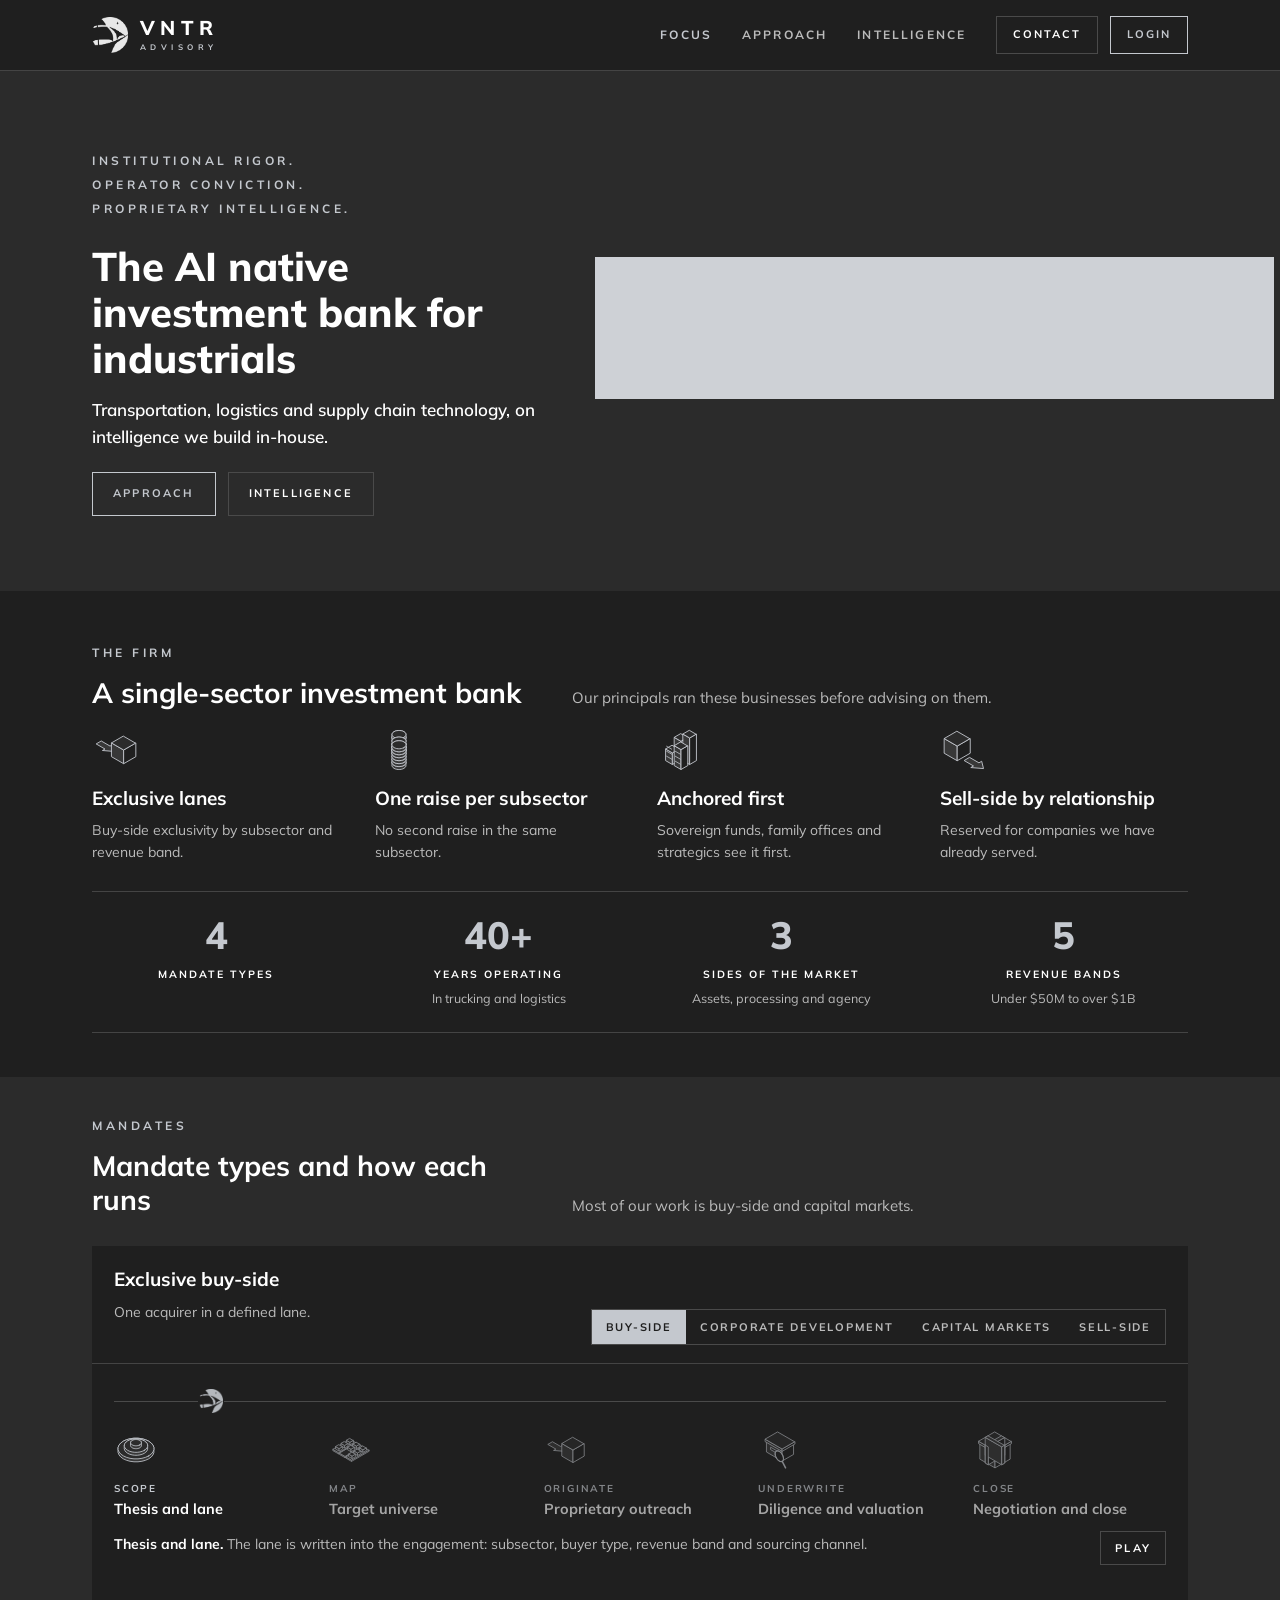
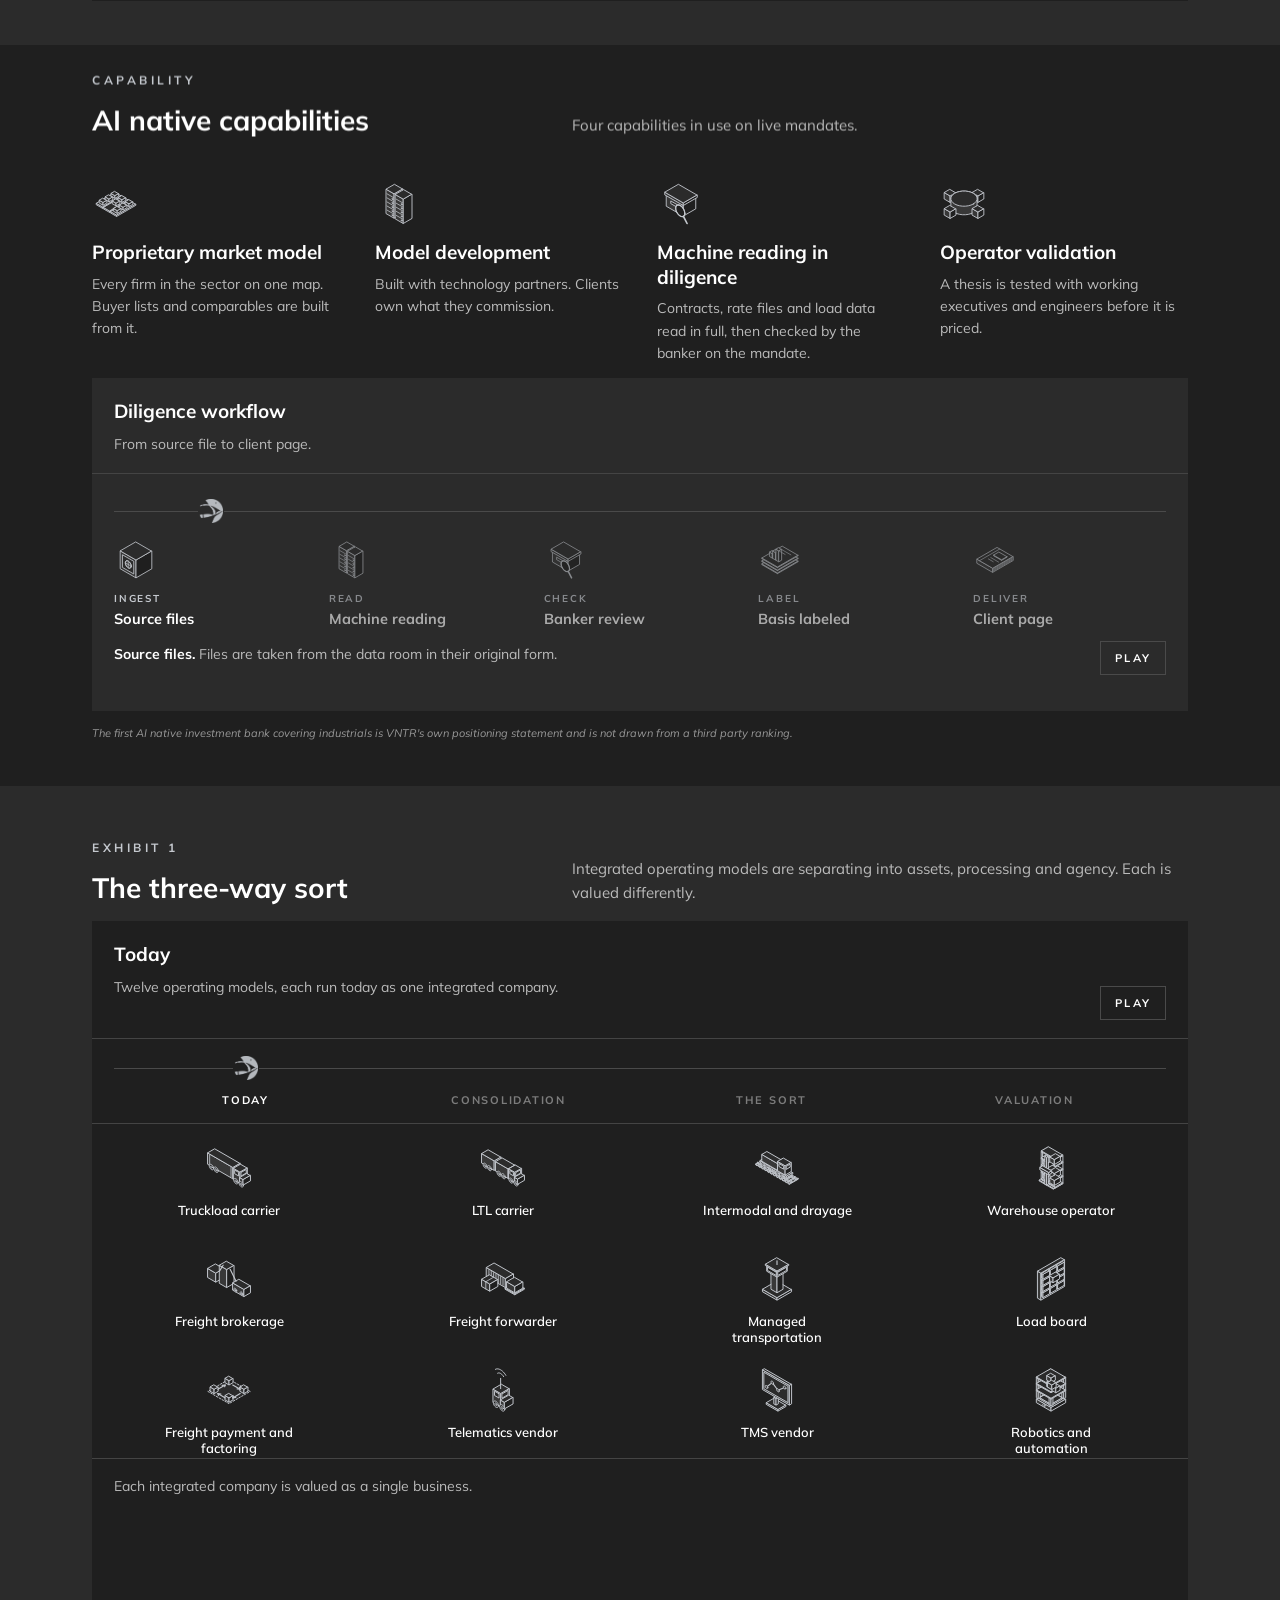
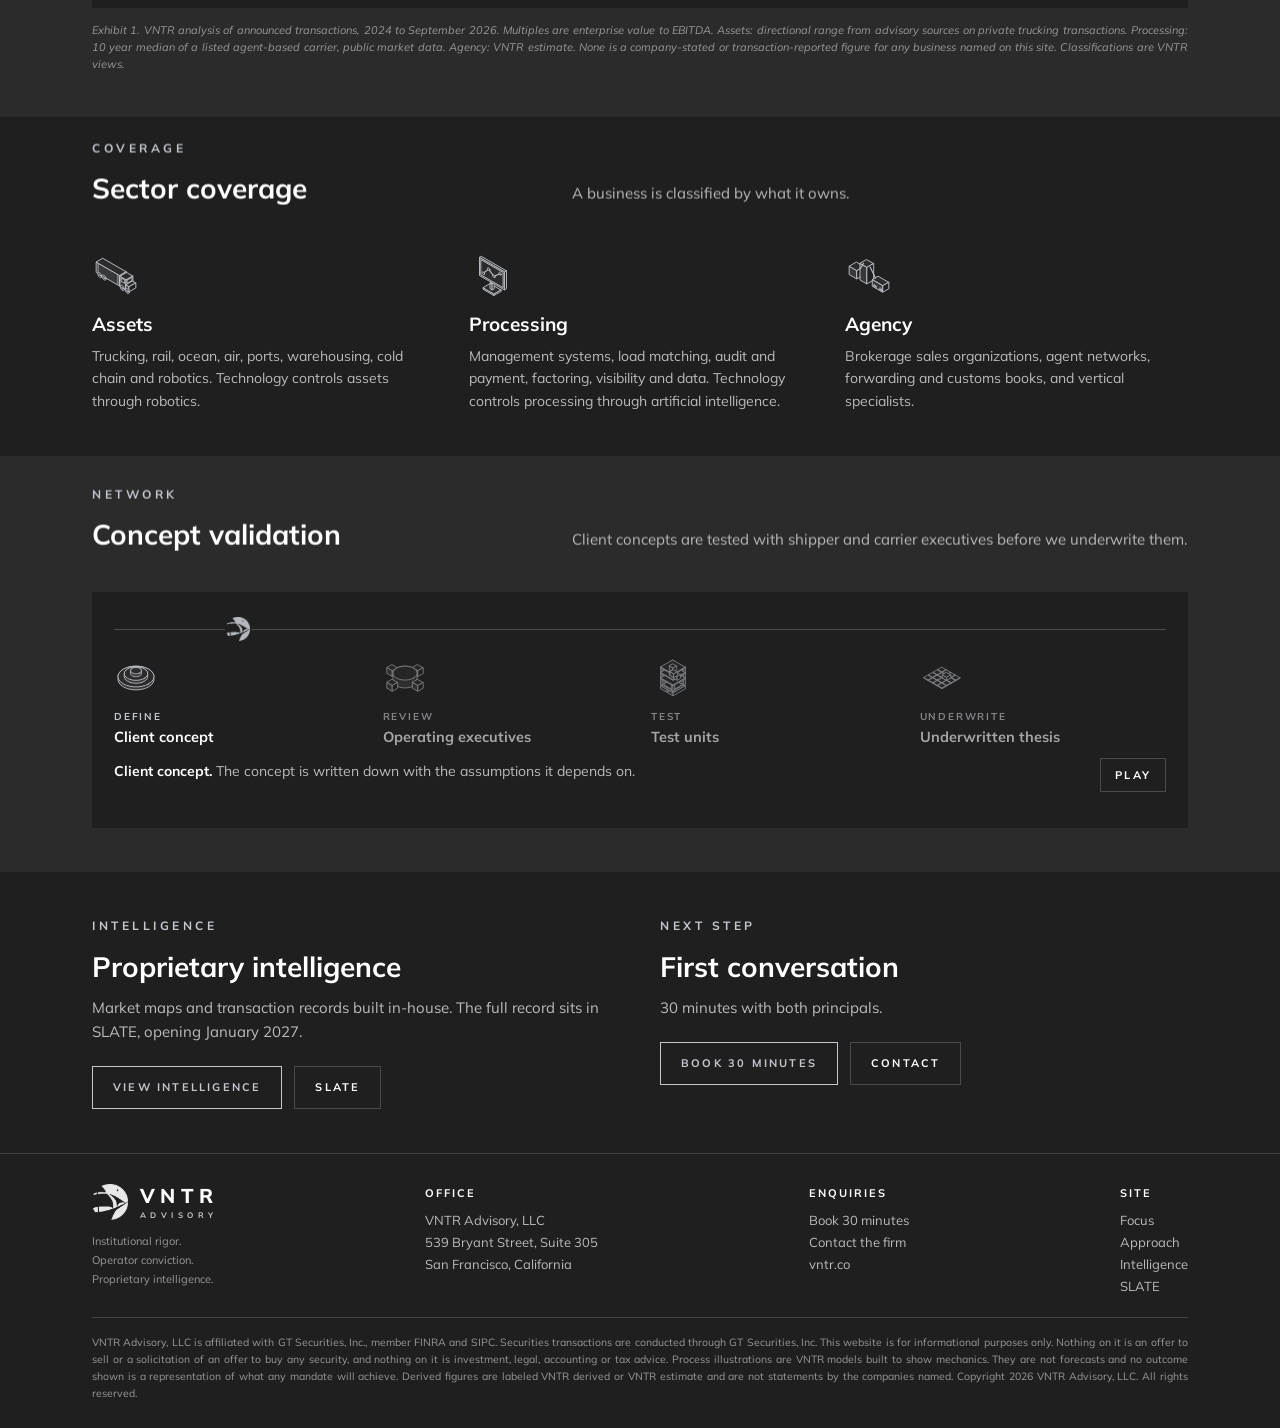
<file: index.html>
<!DOCTYPE html>
<html lang="en">
<head>
<meta charset="utf-8">
<meta name="viewport" content="width=device-width, initial-scale=1">
<title>VNTR Advisory</title>
<meta name="description" content="VNTR Advisory is an AI native investment bank covering industrials: transportation, logistics and supply chain technology. Exclusive buy-side, corporate development and capital markets mandates.">
<meta name="author" content="VNTR Advisory, LLC">
<meta property="og:title" content="VNTR Advisory">
<meta property="og:description" content="VNTR Advisory is an AI native investment bank covering industrials: transportation, logistics and supply chain technology. Exclusive buy-side, corporate development and capital markets mandates.">
<meta property="og:type" content="website">
<meta name="theme-color" content="#1F1F1F">
<link rel="icon" href="assets/logos/vntr_emblem_platinum.png">
<link rel="stylesheet" href="site.css">
</head>
<body>
<header class="nav"></header>

<div class="hero" id="hero">
  <div class="hero-ship" id="hero-ship"><video src="assets/motion/vntr_ship_rotating.mp4" autoplay muted loop playsinline></video><span class="tint"></span></div>
  <div class="hero-in">
    <div class="hero-copy" id="hero-copy">
      <p class="tag"><span>Institutional rigor.</span><span>Operator conviction.</span><span>Proprietary intelligence.</span></p>
      <h1>The AI native investment bank for industrials</h1>
      <p class="lead">Transportation, logistics and supply chain technology, on intelligence we build in-house.</p>
      <div class="btns">
        <a class="btn" href="approach.html">Approach</a>
        <a class="btn q" href="intelligence.html">Intelligence</a>
      </div>
    </div>
  </div>
</div>

<section class="g-ink">
  <div class="wrap">
    <div class="head">
      <div><p class="label">The firm</p><h2>A single-sector investment bank</h2></div>
      <div><p>Our principals ran these businesses before advising on them.</p></div>
    </div>
    <div class="row c4">
      <div class="pn"><img class="ic" src="assets/icons/buyside.svg" alt=""><h3>Exclusive lanes</h3><p>Buy-side exclusivity by subsector and revenue band.</p></div>
      <div class="pn"><img class="ic" src="assets/icons/capital-raise.svg" alt=""><h3>One raise per subsector</h3><p>No second raise in the same subsector.</p></div>
      <div class="pn"><img class="ic" src="assets/icons/investors-and-funds.svg" alt=""><h3>Anchored first</h3><p>Sovereign funds, family offices and strategics see it first.</p></div>
      <div class="pn"><img class="ic" src="assets/icons/sellside.svg" alt=""><h3>Sell-side by relationship</h3><p>Reserved for companies we have already served.</p></div>
    </div>
    <div class="row c4 stats" style="margin-top:28px">
      <div class="pn stat"><div class="n" data-count="4">4</div><div class="l">Mandate types</div></div>
      <div class="pn stat"><div class="n" data-count="40" data-suffix="+">40+</div><div class="l">Years operating</div><div class="d">In trucking and logistics</div></div>
      <div class="pn stat"><div class="n" data-count="3">3</div><div class="l">Sides of the market</div><div class="d">Assets, processing and agency</div></div>
      <div class="pn stat"><div class="n" data-count="5">5</div><div class="l">Revenue bands</div><div class="d">Under $50M to over $1B</div></div>
    </div>
  </div>
</section>

<section class="g-char">
  <div class="wrap">
    <div class="head">
      <div><p class="label">Mandates</p><h2>Mandate types and how each runs</h2></div>
      <div><p>Most of our work is buy-side and capital markets.</p></div>
    </div>
    <div class="ex">
      <div class="ex-head">
        <div><div class="ex-title" id="md-title">Exclusive buy-side</div><div class="ex-cap" id="md-cap"></div></div>
        <div class="seg" id="md-tabs">
          <button data-m="buy" class="on">Buy-side</button>
          <button data-m="corp">Corporate development</button>
          <button data-m="cap">Capital markets</button>
          <button data-m="sell">Sell-side</button>
        </div>
      </div>
      <div class="ex-body"><div id="md-flow"></div></div>
    </div>
  </div>
</section>

<section class="g-ink">
  <div class="wrap">
    <div class="head">
      <div><p class="label">Capability</p><h2>AI native capabilities</h2></div>
      <div><p>Four capabilities in use on live mandates.</p></div>
    </div>
    <div class="row c4">
      <div class="pn"><img class="ic" src="assets/icons/market-map.svg" alt=""><h3>Proprietary market model</h3><p>Every firm in the sector on one map. Buyer lists and comparables are built from it.</p></div>
      <div class="pn"><img class="ic" src="assets/icons/ai-and-data-infrastructure.svg" alt=""><h3>Model development</h3><p>Built with technology partners. Clients own what they commission.</p></div>
      <div class="pn"><img class="ic" src="assets/icons/due-diligence.svg" alt=""><h3>Machine reading in diligence</h3><p>Contracts, rate files and load data read in full, then checked by the banker on the mandate.</p></div>
      <div class="pn"><img class="ic" src="assets/icons/management-meeting.svg" alt=""><h3>Operator validation</h3><p>A thesis is tested with working executives and engineers before it is priced.</p></div>
    </div>
    <div class="ex" style="margin-top:14px">
      <div class="ex-head"><div><div class="ex-title">Diligence workflow</div><div class="ex-cap" style="min-height:0">From source file to client page.</div></div></div>
      <div class="ex-body"><div id="dd-flow"></div></div>
    </div>
    <p class="src">The first AI native investment bank covering industrials is VNTR's own positioning statement and is not drawn from a third party ranking.</p>
  </div>
</section>

<section class="g-char" id="sort-sec">
  <div class="wrap">
    <div class="head">
      <div><p class="label">Exhibit 1</p><h2>The three-way sort</h2></div>
      <div><p>Integrated operating models are separating into assets, processing and agency. Each is valued differently.</p></div>
    </div>
  </div>
  <div class="wrap">
      <div class="ex" id="sx">
        <div class="ex-head">
          <div><div class="ex-title" id="sx-title">Today</div><div class="ex-cap" id="sx-cap"></div></div>
          <div class="ctl"><button class="btn q" id="sx-play" style="padding:9px 14px">Pause</button></div>
        </div>
        <div class="sx-nav">
          <div class="flow-track" id="sx-track"><img class="flow-token" id="sx-token" src="assets/logos/vntr_emblem_platinum.png" alt=""></div>
          <div class="sx-labels" id="sx-steps">
            <button data-s="0" class="on">Today</button><button data-s="1">Consolidation</button><button data-s="2">The sort</button><button data-s="3">Valuation</button>
          </div>
        </div>
        <div class="sx-stage" id="sx-stage"></div>
        <div class="sx-foot" id="sx-foot"></div>
      </div>
  </div>
  <div class="wrap">
    <p class="src">Exhibit 1. VNTR analysis of announced transactions, 2024 to September 2026. Multiples are enterprise value to EBITDA. Assets: directional range from advisory sources on private trucking transactions. Processing: 10 year median of a listed agent-based carrier, public market data. Agency: VNTR estimate. None is a company-stated or transaction-reported figure for any business named on this site. Classifications are VNTR views.</p>
  </div>
</section>

<section class="g-ink">
  <div class="wrap">
    <div class="head">
      <div><p class="label">Coverage</p><h2>Sector coverage</h2></div>
      <div><p>A business is classified by what it owns.</p></div>
    </div>
    <div class="row c3">
      <div class="pn"><img class="ic" src="assets/icons/truckload.svg" alt=""><h3>Assets</h3><p>Trucking, rail, ocean, air, ports, warehousing, cold chain and robotics. Technology controls assets through robotics.</p></div>
      <div class="pn"><img class="ic" src="assets/icons/transportation-management.svg" alt=""><h3>Processing</h3><p>Management systems, load matching, audit and payment, factoring, visibility and data. Technology controls processing through artificial intelligence.</p></div>
      <div class="pn"><img class="ic" src="assets/icons/freight-brokerage-and-3pl.svg" alt=""><h3>Agency</h3><p>Brokerage sales organizations, agent networks, forwarding and customs books, and vertical specialists.</p></div>
    </div>
  </div>
</section>

<section class="g-char">
  <div class="wrap">
    <div class="head">
      <div><p class="label">Network</p><h2>Concept validation</h2></div>
      <div><p>Client concepts are tested with shipper and carrier executives before we underwrite them.</p></div>
    </div>
    <div class="ex">
      <div class="ex-body"><div id="val-flow"></div></div>
    </div>
  </div>
</section>

<section class="g-ink" id="cta">
  <div class="wrap">
    <div class="two">
      <div>
        <p class="label">Intelligence</p>
        <h2>Proprietary intelligence</h2>
        <p>Market maps and transaction records built in-house. The full record sits in SLATE, opening January 2027.</p>
        <div class="btns"><a class="btn" href="intelligence.html">View intelligence</a><a class="btn q" href="https://slate.vntr.co">SLATE</a></div>
      </div>
      <div>
        <p class="label">Next step</p>
        <h2>First conversation</h2>
        <p>30 minutes with both principals.</p>
        <div class="btns"><a class="btn" id="book" href="#">Book 30 minutes</a><a class="btn q" href="contact.html">Contact</a></div>
      </div>
    </div>
  </div>
</section>

<footer></footer>
<script src="site.js"></script>
<script src="home.js"></script>
</body>
</html>
</file>
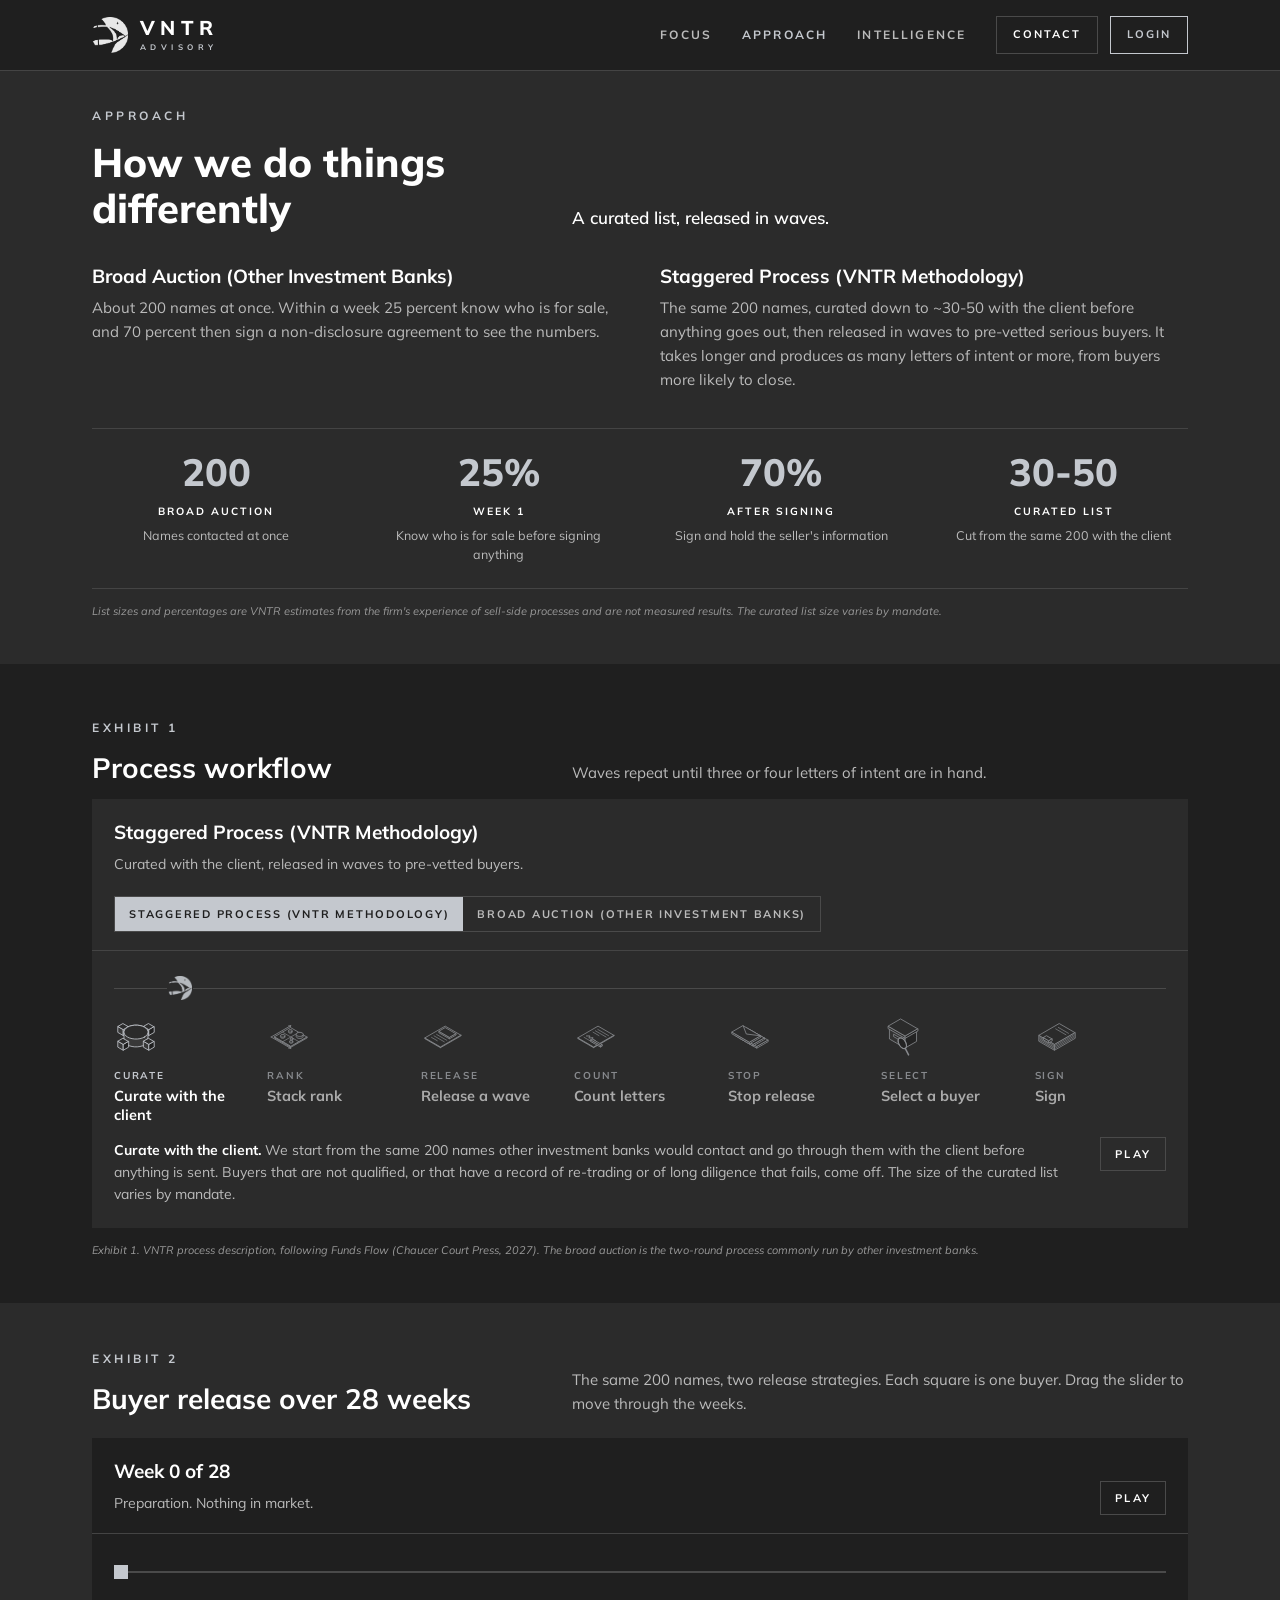
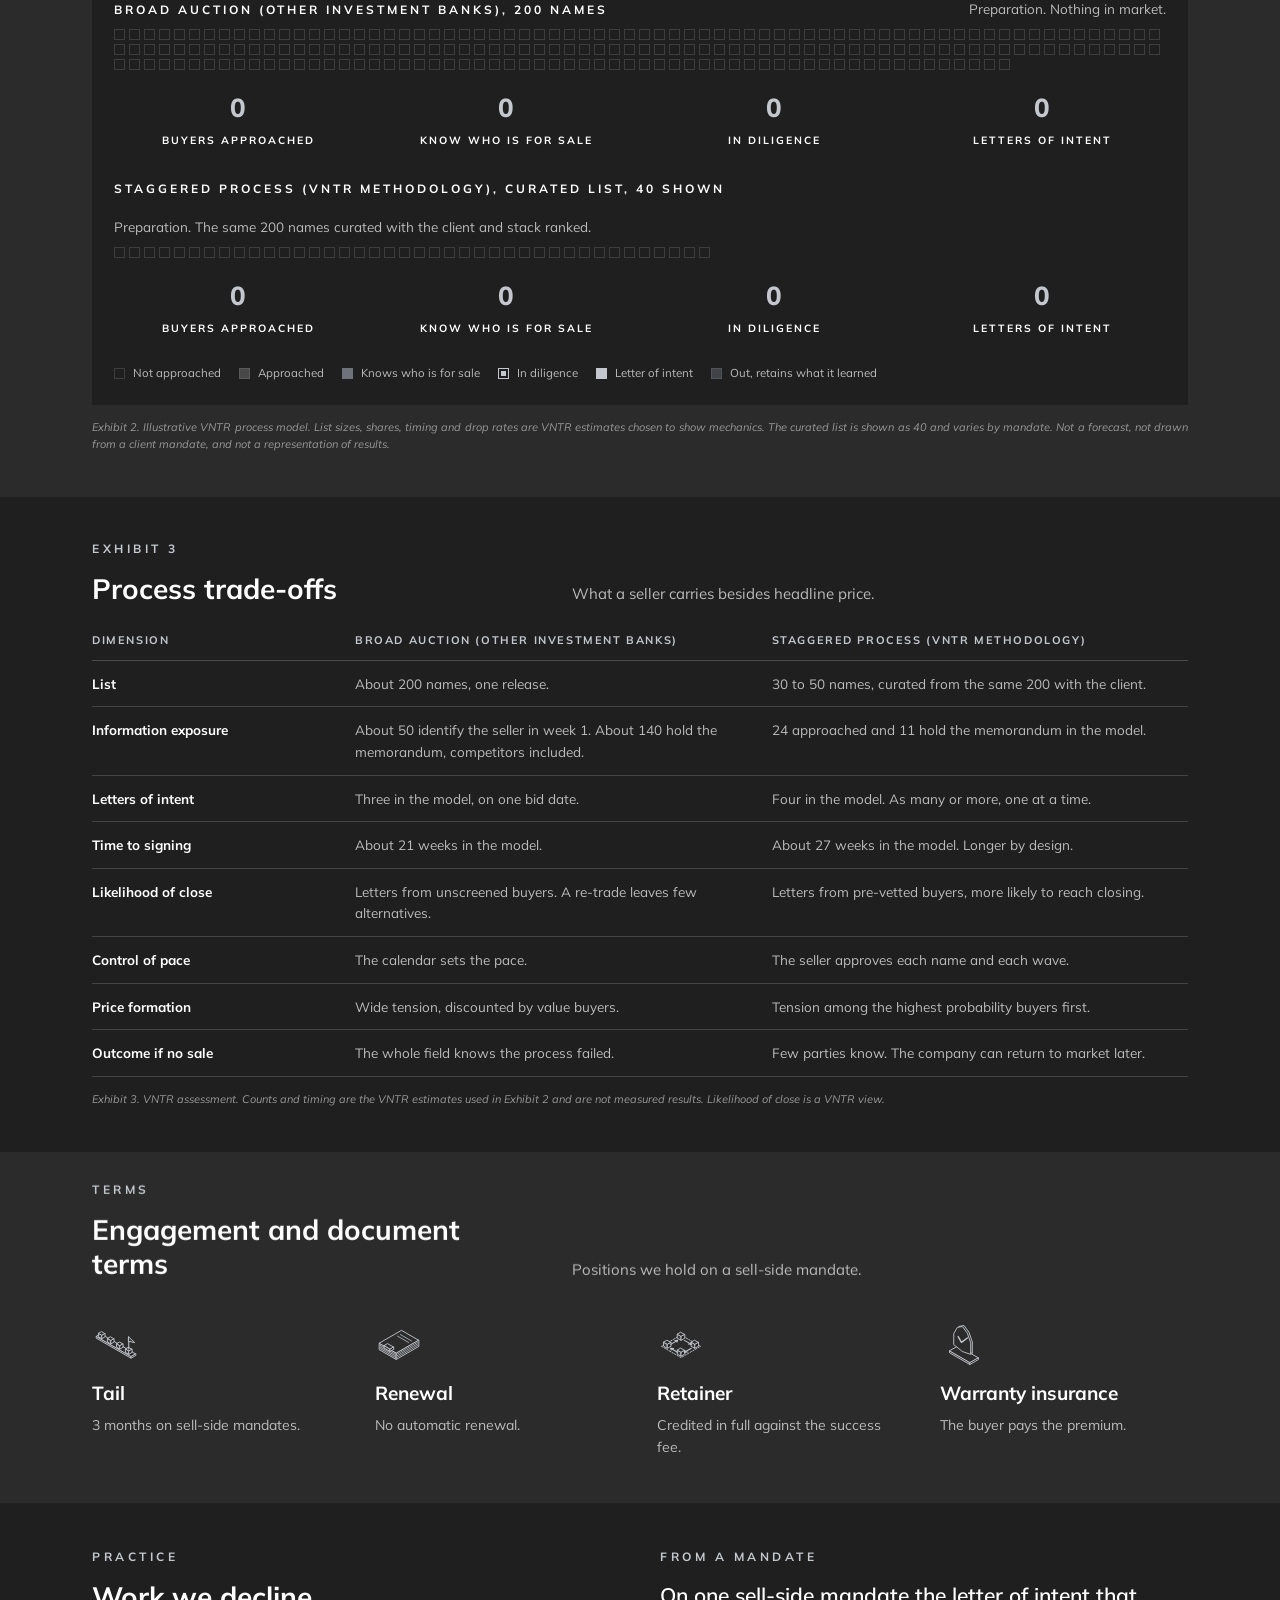
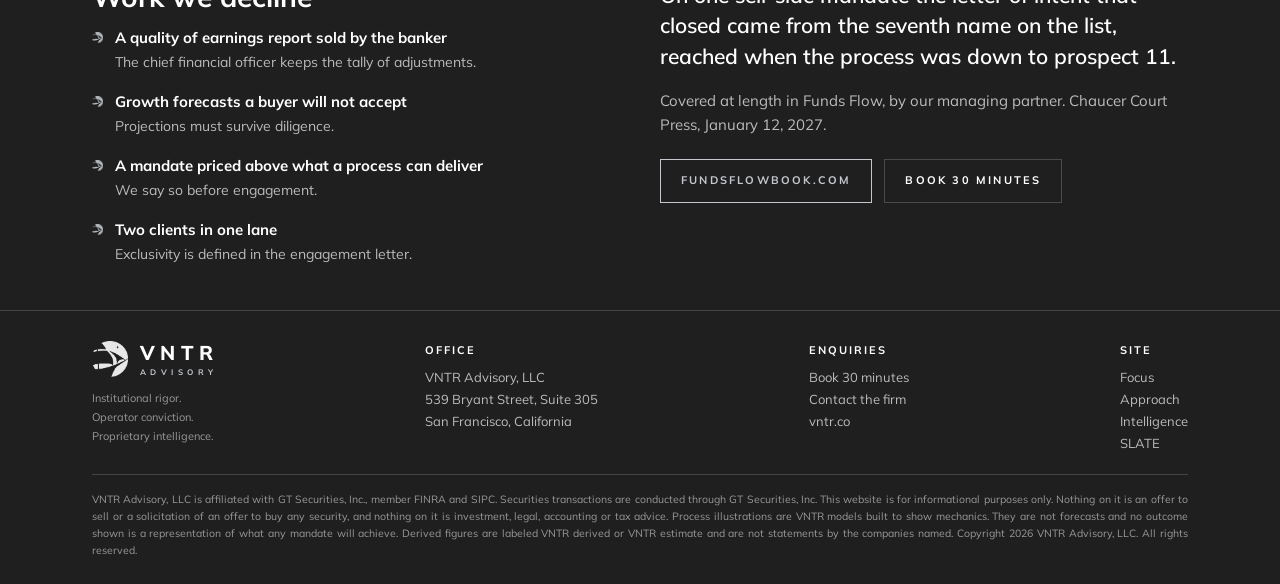
<file: approach.html>
<!DOCTYPE html>
<html lang="en">
<head>
<meta charset="utf-8">
<meta name="viewport" content="width=device-width, initial-scale=1">
<title>Approach | VNTR Advisory</title>
<meta name="description" content="How VNTR runs a staggered sell-side process (VNTR methodology) in place of a broad auction (other investment banks): stack ranked buyers, released in waves, stopped at three or four letters of intent.">
<meta name="author" content="VNTR Advisory, LLC">
<meta property="og:title" content="Approach | VNTR Advisory">
<meta property="og:description" content="How VNTR runs a staggered sell-side process (VNTR methodology) in place of a broad auction (other investment banks): stack ranked buyers, released in waves, stopped at three or four letters of intent.">
<meta property="og:type" content="website">
<meta name="theme-color" content="#1F1F1F">
<link rel="icon" href="assets/logos/vntr_emblem_platinum.png">
<link rel="stylesheet" href="site.css">
</head>
<body>
<header class="nav"></header>

<section class="g-char">
  <div class="wrap">
    <div class="head">
      <div><p class="label">Approach</p><h1 style="margin:0">How we do things differently</h1></div>
      <div><p class="lead" style="margin:0">A curated list, released in waves.</p></div>
    </div>
    <div class="two">
      <div><h3>Broad Auction (Other Investment Banks)</h3><p>About 200 names at once. Within a week 25 percent know who is for sale, and 70 percent then sign a non-disclosure agreement to see the numbers.</p></div>
      <div><h3>Staggered Process (VNTR Methodology)</h3><p>The same 200 names, curated down to ~30-50 with the client before anything goes out, then released in waves to pre-vetted serious buyers. It takes longer and produces as many letters of intent or more, from buyers more likely to close.</p></div>
    </div>
    <div class="row c4 stats" style="margin-top:22px">
      <div class="pn dk stat"><div class="n" data-count="200">200</div><div class="l">Broad auction</div><div class="d">Names contacted at once</div></div>
      <div class="pn dk stat"><div class="n" data-count="25" data-suffix="%">25%</div><div class="l">Week 1</div><div class="d">Know who is for sale before signing anything</div></div>
      <div class="pn dk stat"><div class="n" data-count="70" data-suffix="%">70%</div><div class="l">After signing</div><div class="d">Sign and hold the seller's information</div></div>
      <div class="pn dk stat"><div class="n">30-50</div><div class="l">Curated list</div><div class="d">Cut from the same 200 with the client</div></div>
    </div>
    <p class="src">List sizes and percentages are VNTR estimates from the firm's experience of sell-side processes and are not measured results. The curated list size varies by mandate.</p>
  </div>
</section>

<section class="g-ink">
  <div class="wrap">
    <div class="head">
      <div><p class="label">Exhibit 1</p><h2>Process workflow</h2></div>
      <div><p>Waves repeat until three or four letters of intent are in hand.</p></div>
    </div>
    <div class="ex">
      <div class="ex-head">
        <div><div class="ex-title" id="pf-title">Staggered Process (VNTR Methodology)</div><div class="ex-cap" id="pf-cap" style="min-height:0"></div></div>
        <div class="seg" id="pf-tabs"><button data-p="stag" class="on">Staggered Process (VNTR Methodology)</button><button data-p="auction">Broad Auction (Other Investment Banks)</button></div>
      </div>
      <div class="ex-body"><div id="pf-flow"></div></div>
    </div>
    <p class="src">Exhibit 1. VNTR process description, following Funds Flow (Chaucer Court Press, 2027). The broad auction is the two-round process commonly run by other investment banks.</p>
  </div>
</section>

<section class="g-char">
  <div class="wrap">
    <div class="head">
      <div><p class="label">Exhibit 2</p><h2>Buyer release over 28 weeks</h2></div>
      <div><p>The same 200 names, two release strategies. Each square is one buyer. Drag the slider to move through the weeks.</p></div>
    </div>
  </div>
  <div class="wrap">
      <div class="ex">
        <div class="ex-head">
          <div><div class="ex-title">Week <span id="wk">0</span> of 28</div><div class="ex-cap" id="phase" style="min-height:0">Preparation. Nothing in market.</div></div>
          <div class="ctl"><button class="btn q" id="sim-play" style="padding:9px 14px">Pause</button></div>
        </div>
        <div class="ex-body">
          <input type="range" id="slider" min="0" max="28" value="0" step="1" aria-label="Week">
          <div id="lanes"></div>
          <div class="legend">
            <span><i class="dot"></i>Not approached</span>
            <span><i class="dot s1"></i>Approached</span>
            <span><i class="dot s2"></i>Knows who is for sale</span>
            <span><i class="dot s3"></i>In diligence</span>
            <span><i class="dot s4"></i>Letter of intent</span>
            <span><i class="dot s5"></i>Out, retains what it learned</span>
          </div>
        </div>
      </div>
  </div>
  <div class="wrap">
    <p class="src">Exhibit 2. Illustrative VNTR process model. List sizes, shares, timing and drop rates are VNTR estimates chosen to show mechanics. The curated list is shown as 40 and varies by mandate. Not a forecast, not drawn from a client mandate, and not a representation of results.</p>
  </div>
</section>

<section class="g-ink">
  <div class="wrap">
    <div class="head">
      <div><p class="label">Exhibit 3</p><h2>Process trade-offs</h2></div>
      <div><p>What a seller carries besides headline price.</p></div>
    </div>
    <div class="tscroll"><table>
      <thead><tr><th style="width:24%">Dimension</th><th style="width:38%">Broad Auction (Other Investment Banks)</th><th style="width:38%">Staggered Process (VNTR Methodology)</th></tr></thead>
      <tbody>
        <tr><td><b>List</b></td><td>About 200 names, one release.</td><td>30 to 50 names, curated from the same 200 with the client.</td></tr>
        <tr><td><b>Information exposure</b></td><td>About 50 identify the seller in week 1. About 140 hold the memorandum, competitors included.</td><td>24 approached and 11 hold the memorandum in the model.</td></tr>
        <tr><td><b>Letters of intent</b></td><td>Three in the model, on one bid date.</td><td>Four in the model. As many or more, one at a time.</td></tr>
        <tr><td><b>Time to signing</b></td><td>About 21 weeks in the model.</td><td>About 27 weeks in the model. Longer by design.</td></tr>
        <tr><td><b>Likelihood of close</b></td><td>Letters from unscreened buyers. A re-trade leaves few alternatives.</td><td>Letters from pre-vetted buyers, more likely to reach closing.</td></tr>
        <tr><td><b>Control of pace</b></td><td>The calendar sets the pace.</td><td>The seller approves each name and each wave.</td></tr>
        <tr><td><b>Price formation</b></td><td>Wide tension, discounted by value buyers.</td><td>Tension among the highest probability buyers first.</td></tr>
        <tr><td><b>Outcome if no sale</b></td><td>The whole field knows the process failed.</td><td>Few parties know. The company can return to market later.</td></tr>
      </tbody>
    </table></div>
    <p class="src">Exhibit 3. VNTR assessment. Counts and timing are the VNTR estimates used in Exhibit 2 and are not measured results. Likelihood of close is a VNTR view.</p>
  </div>
</section>

<section class="g-char">
  <div class="wrap">
    <div class="head">
      <div><p class="label">Terms</p><h2>Engagement and document terms</h2></div>
      <div><p>Positions we hold on a sell-side mandate.</p></div>
    </div>
    <div class="row c4">
      <div class="pn dk"><img class="ic" src="assets/icons/timeline.svg" alt=""><h3>Tail</h3><p>3 months on sell-side mandates.</p></div>
      <div class="pn dk"><img class="ic" src="assets/icons/definitive-agreement.svg" alt=""><h3>Renewal</h3><p>No automatic renewal.</p></div>
      <div class="pn dk"><img class="ic" src="assets/icons/working-capital.svg" alt=""><h3>Retainer</h3><p>Credited in full against the success fee.</p></div>
      <div class="pn dk"><img class="ic" src="assets/icons/insurance-and-risk.svg" alt=""><h3>Warranty insurance</h3><p>The buyer pays the premium.</p></div>
    </div>
  </div>
</section>

<section class="g-ink">
  <div class="wrap">
    <div class="two">
      <div>
        <p class="label">Practice</p>
        <h2>Work we decline</h2>
        <div class="bul"><img src="assets/logos/vntr_emblem_platinum.png" alt=""><div><b>A quality of earnings report sold by the banker</b><span>The chief financial officer keeps the tally of adjustments.</span></div></div>
        <div class="bul"><img src="assets/logos/vntr_emblem_platinum.png" alt=""><div><b>Growth forecasts a buyer will not accept</b><span>Projections must survive diligence.</span></div></div>
        <div class="bul"><img src="assets/logos/vntr_emblem_platinum.png" alt=""><div><b>A mandate priced above what a process can deliver</b><span>We say so before engagement.</span></div></div>
        <div class="bul"><img src="assets/logos/vntr_emblem_platinum.png" alt=""><div><b>Two clients in one lane</b><span>Exclusivity is defined in the engagement letter.</span></div></div>
      </div>
      <div>
        <p class="label">From a mandate</p>
        <p class="lead" style="font-size:21px; line-height:1.45">On one sell-side mandate the letter of intent that closed came from the seventh name on the list, reached when the process was down to prospect 11.</p>
        <p style="margin-top:18px">Covered at length in Funds Flow, by our managing partner. Chaucer Court Press, January 12, 2027.</p>
        <div class="btns"><a class="btn" href="https://fundsflowbook.com">fundsflowbook.com</a><a class="btn q" id="book" href="#">Book 30 minutes</a></div>
      </div>
    </div>
  </div>
</section>

<footer></footer>
<script src="site.js"></script>
<script src="approach.js"></script>
</body>
</html>
</file>
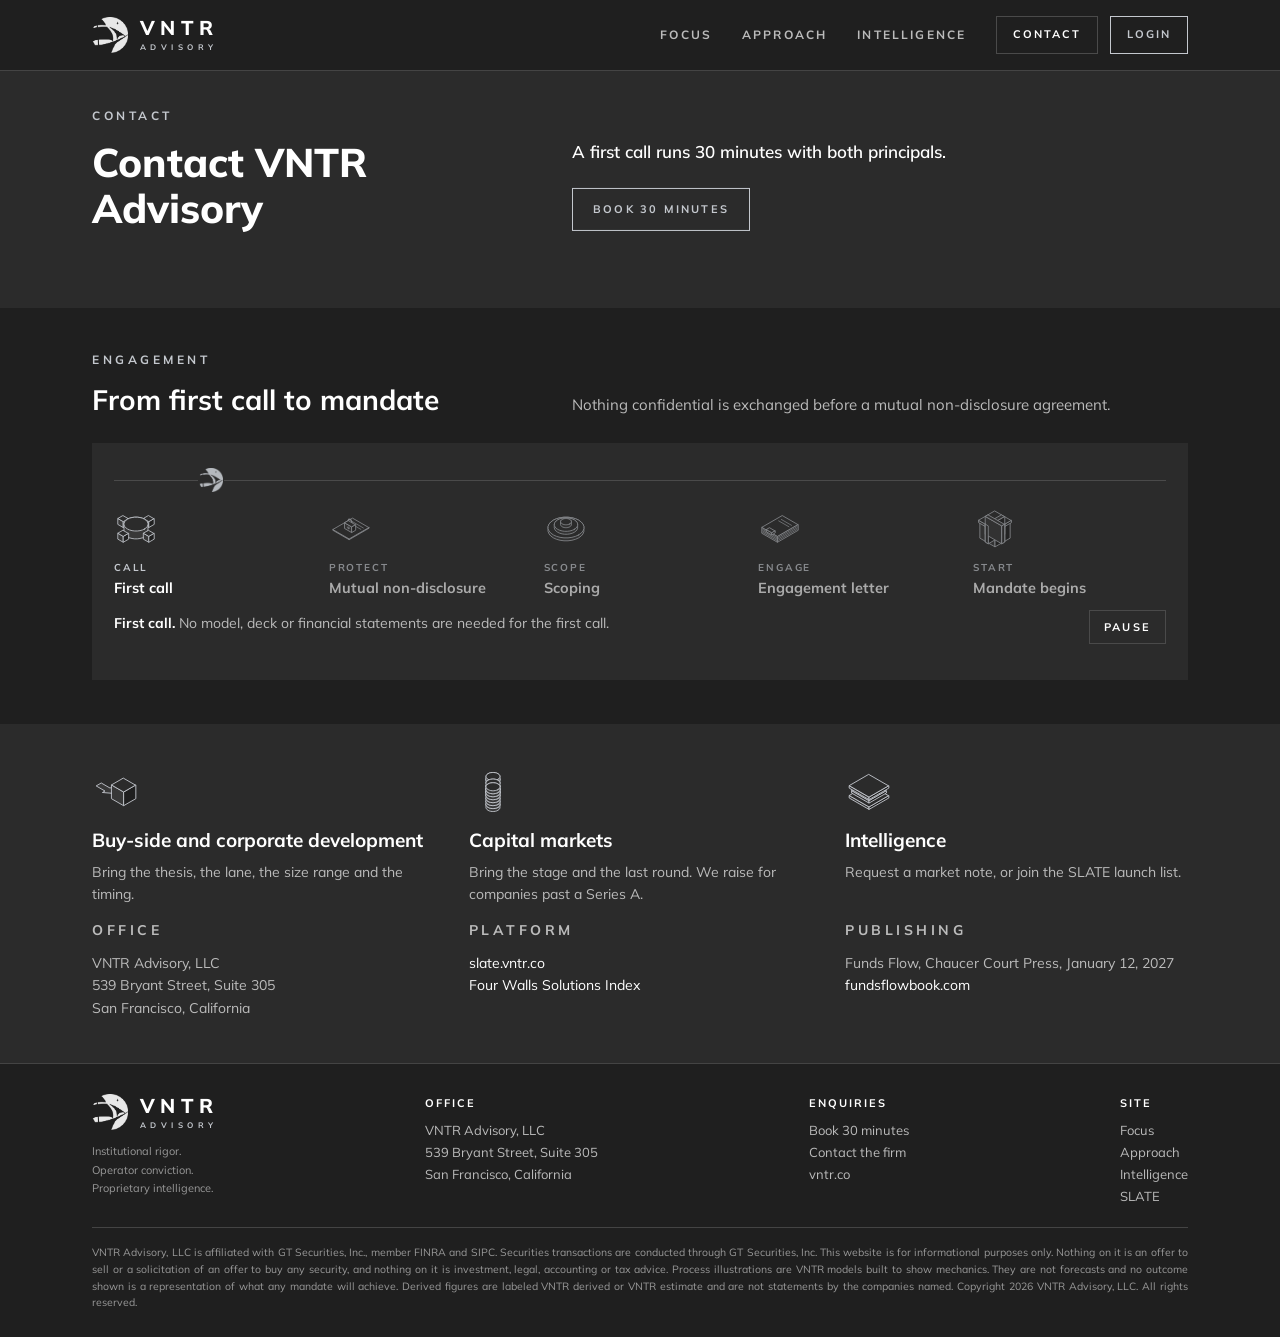
<file: contact.html>
<!DOCTYPE html>
<html lang="en">
<head>
<meta charset="utf-8">
<meta name="viewport" content="width=device-width, initial-scale=1">
<title>Contact | VNTR Advisory</title>
<meta name="description" content="Contact VNTR Advisory, San Francisco. Book 30 minutes with the principals.">
<meta name="author" content="VNTR Advisory, LLC">
<meta property="og:title" content="Contact | VNTR Advisory">
<meta property="og:description" content="Contact VNTR Advisory, San Francisco. Book 30 minutes with the principals.">
<meta property="og:type" content="website">
<meta name="theme-color" content="#1F1F1F">
<link rel="icon" href="assets/logos/vntr_emblem_platinum.png">
<link rel="stylesheet" href="site.css">
</head>
<body>
<header class="nav"></header>

<section class="g-char">
  <div class="wrap">
    <div class="head">
      <div><p class="label">Contact</p><h1 style="margin:0">Contact VNTR Advisory</h1></div>
      <div><p class="lead" style="margin:0">A first call runs 30 minutes with both principals.</p>
      <div class="btns"><a class="btn" id="book" href="#">Book 30 minutes</a></div></div>
    </div>
  </div>
</section>

<section class="g-ink">
  <div class="wrap">
    <div class="head">
      <div><p class="label">Engagement</p><h2>From first call to mandate</h2></div>
      <div><p>Nothing confidential is exchanged before a mutual non-disclosure agreement.</p></div>
    </div>
    <div class="ex"><div class="ex-body"><div id="eng-flow"></div></div></div>
  </div>
</section>

<section class="g-char">
  <div class="wrap">
    <div class="row c3">
      <div class="pn dk"><img class="ic" src="assets/icons/buyside.svg" alt=""><h3>Buy-side and corporate development</h3><p>Bring the thesis, the lane, the size range and the timing.</p></div>
      <div class="pn dk"><img class="ic" src="assets/icons/capital-raise.svg" alt=""><h3>Capital markets</h3><p>Bring the stage and the last round. We raise for companies past a Series A.</p></div>
      <div class="pn dk"><img class="ic" src="assets/icons/enterprise-software.svg" alt=""><h3>Intelligence</h3><p>Request a market note, or join the SLATE launch list.</p></div>
    </div>
    <div class="row c3" style="margin-top:14px">
      <div class="pn dk"><p class="label" style="margin-bottom:10px">Office</p><p>VNTR Advisory, LLC<br>539 Bryant Street, Suite 305<br>San Francisco, California</p></div>
      <div class="pn dk"><p class="label" style="margin-bottom:10px">Platform</p><p><a href="https://slate.vntr.co" style="color:var(--white)">slate.vntr.co</a><br><a href="https://vntr-robot.netlify.app" style="color:var(--white)">Four Walls Solutions Index</a></p></div>
      <div class="pn dk"><p class="label" style="margin-bottom:10px">Publishing</p><p>Funds Flow, Chaucer Court Press, January 12, 2027<br><a href="https://fundsflowbook.com" style="color:var(--white)">fundsflowbook.com</a></p></div>
    </div>
  </div>
</section>

<footer></footer>
<script src="site.js"></script>
<script>
(function(){
  var V=window.VNTR; document.getElementById('book').href=V.BOOK;
  V.flow(document.getElementById('eng-flow'),{steps:[
    {ic:'management-meeting',tg:'Call',nm:'First call',ds:'30 minutes with both principals.',note:'No model, deck or financial statements are needed for the first call.'},
    {ic:'nda',tg:'Protect',nm:'Mutual non-disclosure',ds:'Signed before anything confidential is shared.',note:'The agreement is mutual and covers both parties\' information.'},
    {ic:'market-sizing',tg:'Scope',nm:'Scoping',ds:'The lane, the exclusivity and the work are defined.',note:'For a buy-side mandate the lane is set by subsector, buyer type, revenue band and sourcing channel.'},
    {ic:'definitive-agreement',tg:'Engage',nm:'Engagement letter',ds:'Fees, term, tail and exclusivity in writing.',note:'Retainers are credited against the success fee and there is no automatic renewal.'},
    {ic:'closing',tg:'Start',nm:'Mandate begins',ds:'Work starts on the agreed scope.',note:'The client has access to the record on its own mandate from the first day.'}
  ]});
})();
</script>
</body>
</html>
</file>
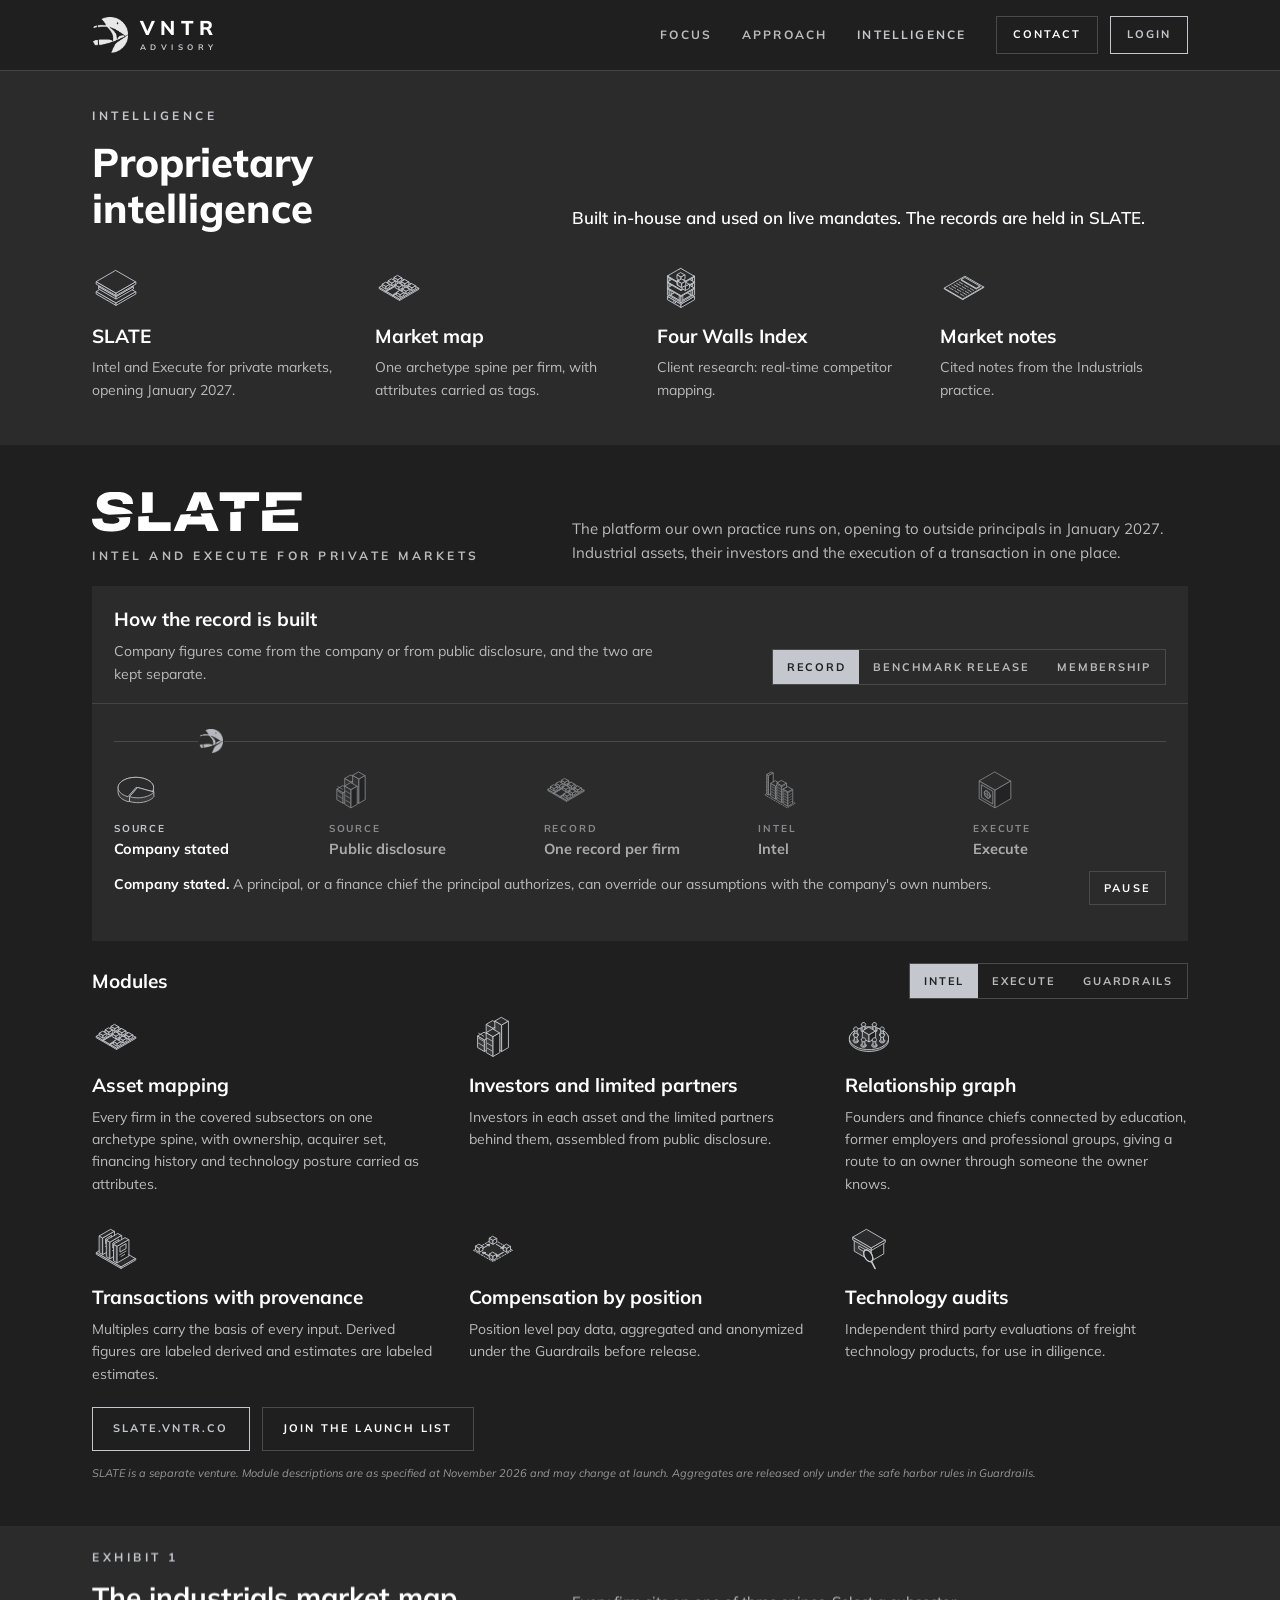
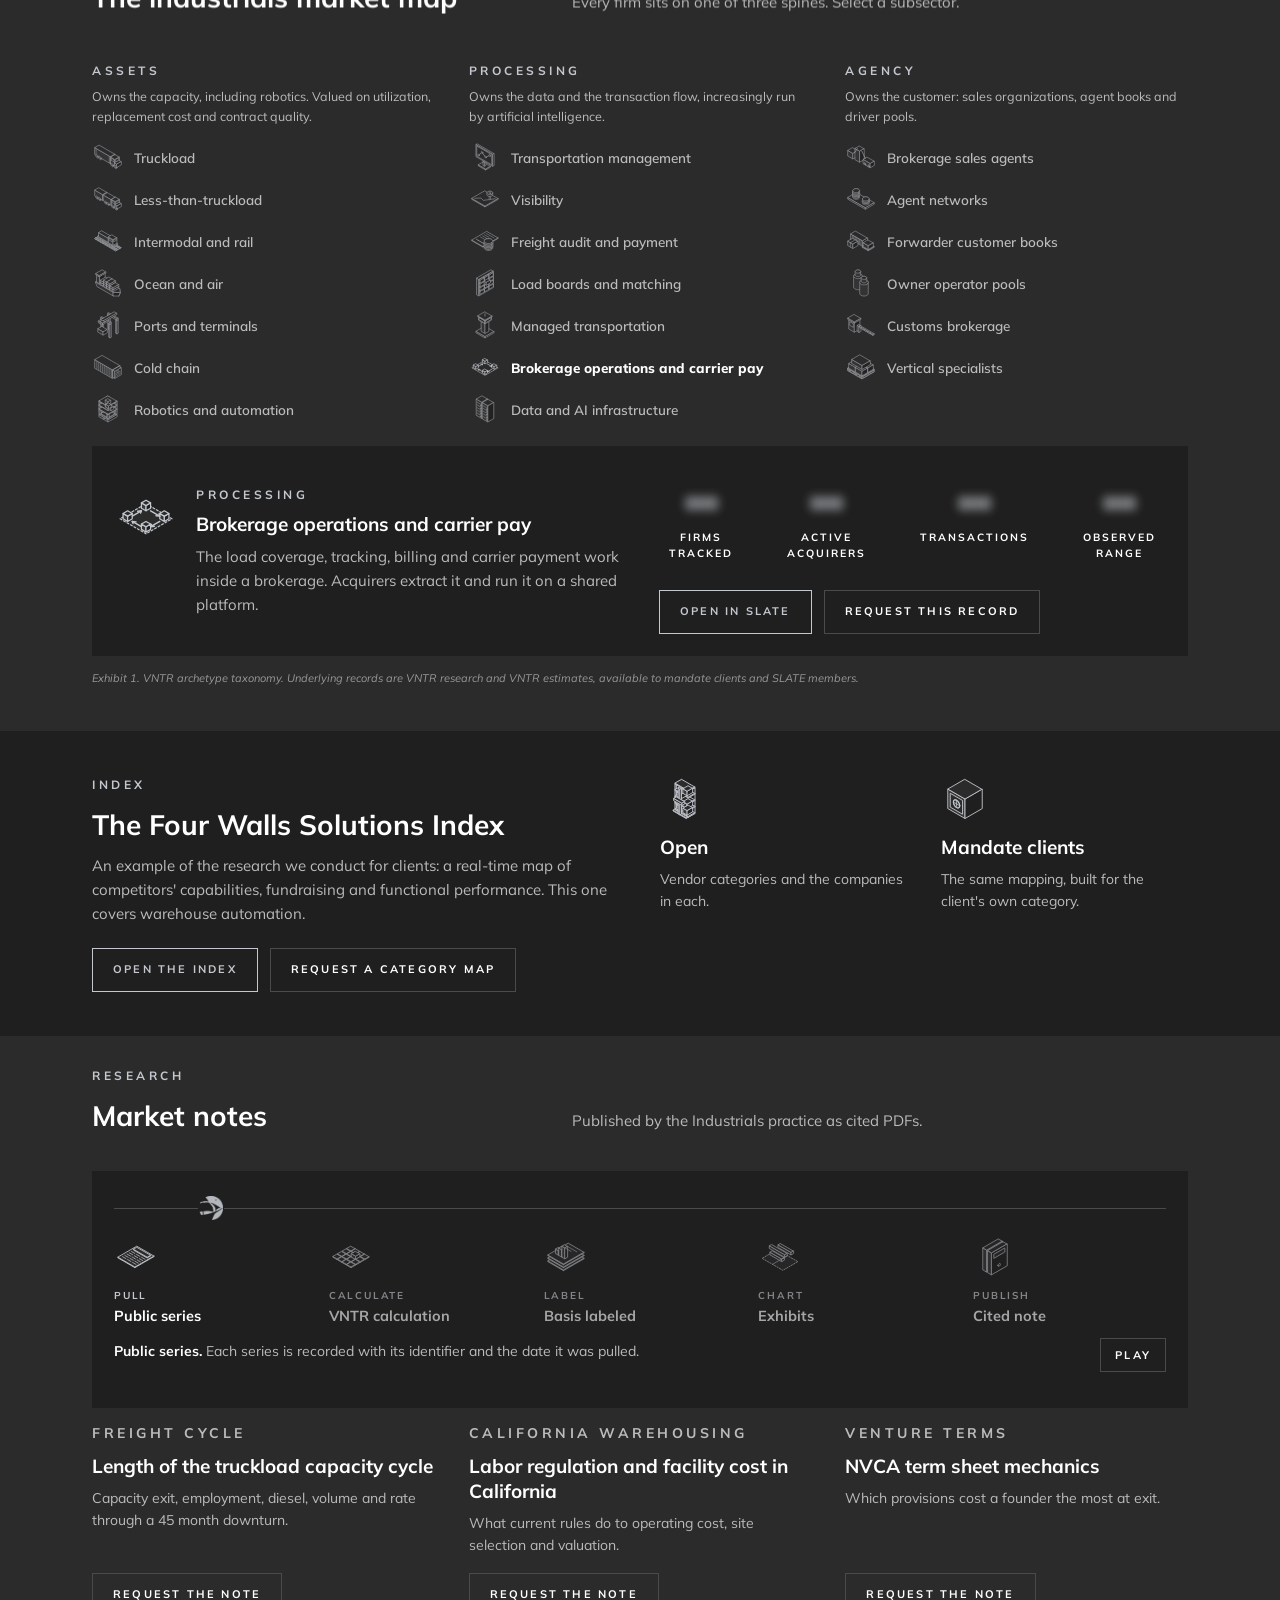
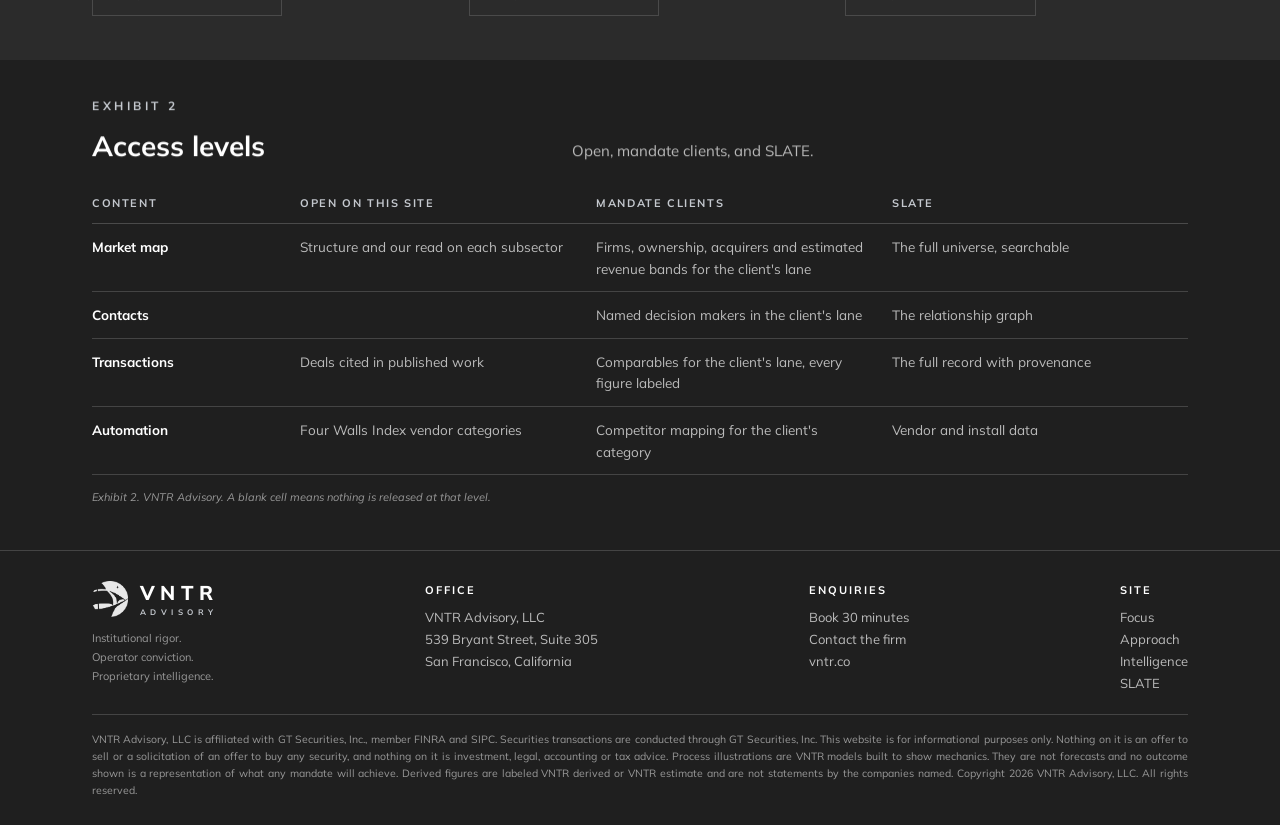
<file: intelligence.html>
<!DOCTYPE html>
<html lang="en">
<head>
<meta charset="utf-8">
<meta name="viewport" content="width=device-width, initial-scale=1">
<title>Intelligence | VNTR Advisory</title>
<meta name="description" content="VNTR proprietary intelligence: SLATE, the industrials market map, the Four Walls Solutions Index and market notes.">
<meta name="author" content="VNTR Advisory, LLC">
<meta property="og:title" content="Intelligence | VNTR Advisory">
<meta property="og:description" content="VNTR proprietary intelligence: SLATE, the industrials market map, the Four Walls Solutions Index and market notes.">
<meta property="og:type" content="website">
<meta name="theme-color" content="#1F1F1F">
<link rel="icon" href="assets/logos/vntr_emblem_platinum.png">
<link rel="stylesheet" href="site.css">
</head>
<body>
<header class="nav"></header>

<section class="g-char">
  <div class="wrap">
    <div class="head">
      <div><p class="label">Intelligence</p><h1 style="margin:0">Proprietary intelligence</h1></div>
      <div><p class="lead" style="margin:0">Built in-house and used on live mandates. The records are held in SLATE.</p></div>
    </div>
    <div class="row c4">
      <div class="pn dk"><img class="ic" src="assets/icons/enterprise-software.svg" alt=""><h3>SLATE</h3><p>Intel and Execute for private markets, opening January 2027.</p></div>
      <div class="pn dk"><img class="ic" src="assets/icons/market-map.svg" alt=""><h3>Market map</h3><p>One archetype spine per firm, with attributes carried as tags.</p></div>
      <div class="pn dk"><img class="ic" src="assets/icons/warehouse-robotics.svg" alt=""><h3>Four Walls Index</h3><p>Client research: real-time competitor mapping.</p></div>
      <div class="pn dk"><img class="ic" src="assets/icons/market-update.svg" alt=""><h3>Market notes</h3><p>Cited notes from the Industrials practice.</p></div>
    </div>
  </div>
</section>

<section class="g-ink">
  <div class="wrap">
    <div class="head">
      <div><img src="assets/slate/slate-wordmark-white.svg" alt="SLATE" style="width:210px;margin-bottom:14px"><p class="label" style="margin:0;color:var(--lgray)">Intel and Execute for private markets</p></div>
      <div><p>The platform our own practice runs on, opening to outside principals in January 2027. Industrial assets, their investors and the execution of a transaction in one place.</p></div>
    </div>
    <div class="ex">
      <div class="ex-head">
        <div><div class="ex-title" id="sl-title">How the record is built</div><div class="ex-cap" id="sl-cap" style="min-height:0"></div></div>
        <div class="seg" id="sl-tabs"><button data-f="record" class="on">Record</button><button data-f="release">Benchmark release</button><button data-f="member">Membership</button></div>
      </div>
      <div class="ex-body"><div id="sl-flow"></div></div>
    </div>
    <div style="margin-top:22px; display:flex; justify-content:space-between; gap:20px; flex-wrap:wrap; align-items:center">
      <h3 style="margin:0">Modules</h3>
      <div class="seg" id="md-tabs"><button data-t="intel" class="on">Intel</button><button data-t="exec">Execute</button><button data-t="guard">Guardrails</button></div>
    </div>
    <div class="row c3" id="md-body" style="margin-top:14px"></div>
    <div class="btns"><a class="btn" href="https://slate.vntr.co">slate.vntr.co</a><a class="btn q" href="contact.html">Join the launch list</a></div>
    <p class="src">SLATE is a separate venture. Module descriptions are as specified at November 2026 and may change at launch. Aggregates are released only under the safe harbor rules in Guardrails.</p>
  </div>
</section>

<section class="g-char">
  <div class="wrap">
    <div class="head">
      <div><p class="label">Exhibit 1</p><h2>The industrials market map</h2></div>
      <div><p>Every firm sits on one of three spines. Select a subsector.</p></div>
    </div>
    <div class="row c3" id="map"></div>
    <div class="ex" id="detail" style="margin-top:14px"></div>
    <p class="src">Exhibit 1. VNTR archetype taxonomy. Underlying records are VNTR research and VNTR estimates, available to mandate clients and SLATE members.</p>
  </div>
</section>

<section class="g-ink">
  <div class="wrap">
    <div class="two">
      <div>
        <p class="label">Index</p>
        <h2>The Four Walls Solutions Index</h2>
<p>An example of the research we conduct for clients: a real-time map of competitors' capabilities, fundraising and functional performance. This one covers warehouse automation.</p>
        <div class="btns"><a class="btn" href="https://vntr-robot.netlify.app">Open the index</a><a class="btn q" href="contact.html">Request a category map</a></div>
      </div>
      <div class="row c2">
        <div class="pn"><img class="ic" src="assets/icons/as-rs-and-automation.svg" alt=""><h3>Open</h3><p>Vendor categories and the companies in each.</p></div>
        <div class="pn"><img class="ic" src="assets/icons/data-room.svg" alt=""><h3>Mandate clients</h3><p>The same mapping, built for the client's own category.</p></div>
      </div>
    </div>
  </div>
</section>

<section class="g-char">
  <div class="wrap">
    <div class="head">
      <div><p class="label">Research</p><h2>Market notes</h2></div>
      <div><p>Published by the Industrials practice as cited PDFs.</p></div>
    </div>
    <div class="ex"><div class="ex-body"><div id="note-flow"></div></div></div>
    <div class="row c3" style="margin-top:14px">
      <div class="pn dk note"><p class="label" style="color:var(--lgray);margin-bottom:10px">Freight cycle</p><h3>Length of the truckload capacity cycle</h3><p>Capacity exit, employment, diesel, volume and rate through a 45 month downturn.</p><div class="btns" style="margin-top:16px"><a class="btn q" href="contact.html">Request the note</a></div></div>
      <div class="pn dk note"><p class="label" style="color:var(--lgray);margin-bottom:10px">California warehousing</p><h3>Labor regulation and facility cost in California</h3><p>What current rules do to operating cost, site selection and valuation.</p><div class="btns" style="margin-top:16px"><a class="btn q" href="contact.html">Request the note</a></div></div>
      <div class="pn dk note"><p class="label" style="color:var(--lgray);margin-bottom:10px">Venture terms</p><h3>NVCA term sheet mechanics</h3><p>Which provisions cost a founder the most at exit.</p><div class="btns" style="margin-top:16px"><a class="btn q" href="contact.html">Request the note</a></div></div>
    </div>
  </div>
</section>

<section class="g-ink">
  <div class="wrap">
    <div class="head">
      <div><p class="label">Exhibit 2</p><h2>Access levels</h2></div>
      <div><p>Open, mandate clients, and SLATE.</p></div>
    </div>
    <div class="tscroll"><table>
      <thead><tr><th style="width:19%">Content</th><th style="width:27%">Open on this site</th><th style="width:27%">Mandate clients</th><th style="width:27%">SLATE</th></tr></thead>
      <tbody>
        <tr><td><b>Market map</b></td><td>Structure and our read on each subsector</td><td>Firms, ownership, acquirers and estimated revenue bands for the client's lane</td><td>The full universe, searchable</td></tr>
        <tr><td><b>Contacts</b></td><td></td><td>Named decision makers in the client's lane</td><td>The relationship graph</td></tr>
        <tr><td><b>Transactions</b></td><td>Deals cited in published work</td><td>Comparables for the client's lane, every figure labeled</td><td>The full record with provenance</td></tr>
        <tr><td><b>Automation</b></td><td>Four Walls Index vendor categories</td><td>Competitor mapping for the client's category</td><td>Vendor and install data</td></tr>
      </tbody>
    </table></div>
    <p class="src">Exhibit 2. VNTR Advisory. A blank cell means nothing is released at that level.</p>
  </div>
</section>

<footer></footer>
<script src="site.js"></script>
<script src="intelligence.js"></script>
</body>
</html>
</file>
<file: site.css>
@import url('https://fonts.googleapis.com/css2?family=Mulish:ital,wght@0,400;0,600;0,700;0,800;1,400&display=swap');

:root{
  --ink:#1F1F1F; --charcoal:#2B2B2B; --panel:#383838; --platinum:#C4C8CE; --pewter:#6E737B;
  --graphite:#4A4A4A; --white:#FFFFFF; --lgray:#BBBBBB; --mgray:#999999; --rule:#444444;
  --maxw:1160px; --gap:14px;
}
*{box-sizing:border-box}
html{scroll-behavior:smooth; overflow-x:clip}
body{margin:0; background:var(--ink); color:var(--white); font-family:'Mulish',Calibri,sans-serif;
  font-size:15px; line-height:1.6; font-weight:400; -webkit-font-smoothing:antialiased}
img,svg,video{display:block; max-width:100%}
a{color:inherit; text-decoration:none}
.wrap{max-width:var(--maxw); margin:0 auto; padding:0 32px}

/* type scale: brand web table */
h1{font-size:40px; font-weight:800; line-height:1.15; margin:0 0 16px}
h2{font-size:28px; font-weight:700; line-height:1.22; margin:0 0 12px}
h3{font-size:19px; font-weight:700; line-height:1.3; margin:0 0 8px}
p{margin:0 0 14px; color:var(--lgray)}
.label{font-size:12px; font-weight:700; letter-spacing:3.5px; text-transform:uppercase; color:var(--platinum); margin:0 0 14px}
.lead{font-size:17px; font-weight:600; color:var(--white); line-height:1.55}
.cap{font-size:11px; color:var(--mgray); line-height:1.55}
strong,b{color:var(--white); font-weight:700}
/* footnotes, sources, disclosures: full measure, justified */
.src{font-size:11px; font-style:italic; color:var(--mgray); line-height:1.55; margin:14px 0 0;
  text-align:justify; hyphens:auto; -webkit-hyphens:auto; max-width:none}

/* grounds alternate charcoal and ink */
section{padding:44px 0}
.g-char{background:var(--charcoal)}
.g-ink{background:var(--ink)}
.head{display:grid; grid-template-columns:5fr 7fr; gap:40px; align-items:end; margin-bottom:24px}
.head h2{margin:0}
.head-d{display:grid; grid-template-columns:5fr 7fr; gap:40px; align-items:end; grid-column:1 / -1; will-change:transform}
.head p:last-child{margin-bottom:0}
.two{display:grid; grid-template-columns:1fr 1fr; gap:40px; align-items:start}

/* panels: whitespace separates, no hairline grids */
.row{display:grid; gap:var(--gap)}
.c2{grid-template-columns:repeat(2,1fr)} .c3{grid-template-columns:repeat(3,1fr)} .c4{grid-template-columns:repeat(4,1fr)}
.pn{background:var(--panel); padding:22px}
.g-char .pn.dk, .pn.dk{background:var(--ink)}
.pn p{font-size:14px; margin:0; color:var(--lgray)}
.pn .ic{width:44px; height:44px; margin-bottom:14px}
.pn .cap{color:var(--lgray)}

/* stat tiles: centered */
.stat{text-align:center; padding:24px 18px}
.stat .n{font-size:38px; font-weight:800; color:var(--platinum); line-height:1.05}
.stat .l{font-size:10.5px; font-weight:700; letter-spacing:2px; text-transform:uppercase; color:var(--white); margin-top:10px}
.stat .d{font-size:12.5px; color:var(--lgray); margin-top:6px; line-height:1.5}

/* emblem bullets */
.bul{display:flex; gap:12px; align-items:flex-start; margin-bottom:16px}
.bul:last-child{margin-bottom:0}
.bul img{width:11px; height:11px; margin-top:6px; flex:none}
.bul b{display:block}
.bul span{font-size:14px; color:var(--lgray)}

/* buttons */
.btn{display:inline-block; border:1px solid var(--platinum); color:var(--platinum); background:none; cursor:pointer;
  font-family:inherit; font-size:11px; font-weight:700; letter-spacing:.2em; text-transform:uppercase; padding:12px 20px}
.btn:hover{background:var(--platinum); color:var(--ink)}
.btn.q{border-color:var(--graphite); color:var(--white)}
.btn.q:hover{background:none; border-color:var(--platinum); color:var(--platinum)}
.btns{display:flex; gap:12px; flex-wrap:wrap; margin-top:22px}
.seg{display:inline-flex; flex-wrap:wrap; border:1px solid var(--graphite)}
.seg button{background:none; border:none; cursor:pointer; font-family:inherit; color:var(--lgray);
  font-size:11px; font-weight:700; letter-spacing:.16em; text-transform:uppercase; padding:10px 14px}
.seg button.on{background:var(--platinum); color:var(--ink)}
.ctl{display:flex; gap:10px; flex-wrap:wrap; align-items:center}

/* nav */
header.nav{position:sticky; top:0; z-index:50; background:var(--ink); border-bottom:1px solid var(--rule)}
.nav-in{max-width:var(--maxw); margin:0 auto; padding:16px 32px; display:flex; justify-content:space-between; align-items:center}
.nav-links{display:flex; gap:30px; align-items:center}
.nav-links a{font-size:12px; font-weight:700; letter-spacing:.18em; text-transform:uppercase; color:var(--lgray)}
.nav-links a:hover{color:var(--white)} .nav-links a.on{color:var(--platinum)}
.nav-links a.cta{border:1px solid var(--graphite); padding:9px 16px; color:var(--white); font-size:11px}
.nav-links a.cta:hover{border-color:var(--platinum)}
.nav-toggle{display:none; background:none; border:1px solid var(--graphite); color:var(--white); font-family:inherit;
  font-size:11px; font-weight:700; letter-spacing:.16em; text-transform:uppercase; padding:8px 12px; cursor:pointer}
.lockup{display:flex; align-items:center; gap:12px}
.lockup img{width:36px; height:36px}
.lk{display:inline-flex; flex-direction:column}
.lk-v{font-size:20px; font-weight:800; letter-spacing:.27em; margin-right:-.27em; line-height:1; color:var(--white)}
.lk-a{display:flex; justify-content:space-between; margin-top:5px; font-size:8px; font-weight:700; line-height:1; color:var(--platinum)}

/* hero */
.hero{position:relative; background:var(--charcoal); overflow:hidden}
.hero-in{position:relative; max-width:var(--maxw); margin:0 auto; padding:64px 32px 60px; min-height:520px; display:flex; align-items:center}
.hero-copy{max-width:42%; position:relative; z-index:2}
.hero .tag{font-size:12px; font-weight:700; letter-spacing:3.5px; text-transform:uppercase; color:var(--platinum); line-height:2; margin:0 0 22px}
.hero .tag span{display:block}
.hero-ship{position:absolute; right:0; top:50%; transform:translateY(-50%); width:54%; isolation:isolate; mix-blend-mode:screen; pointer-events:none}
.hero-ship .tint{position:absolute; inset:0; background:var(--platinum); mix-blend-mode:multiply}

/* tables */
.tscroll{overflow-x:auto}
table{width:100%; border-collapse:collapse; font-size:13.5px}
th{text-align:left; font-size:11px; font-weight:700; letter-spacing:1.6px; text-transform:uppercase; color:var(--platinum);
  padding:0 16px 10px 0; border-bottom:1px solid var(--graphite)}
td{padding:12px 16px 12px 0; border-bottom:1px solid var(--rule); color:var(--lgray); vertical-align:top}
td b{color:var(--white)}

/* exhibit frame */
.ex{background:var(--ink)}
.g-ink .ex{background:var(--charcoal)}
.ex-head{padding:18px 22px; display:flex; justify-content:space-between; gap:20px; flex-wrap:wrap; align-items:flex-end; border-bottom:1px solid var(--rule)}
.ex-body{padding:22px}
.ex-cap{font-size:14px; color:var(--lgray); max-width:70ch; min-height:44px}
.ex-title{font-size:19px; font-weight:700; margin:0 0 6px}

/* workflow animation */
.flow-track{position:relative; height:30px; margin:0 0 12px}
.flow-track::before{content:""; position:absolute; left:0; right:0; top:50%; height:1px; background:var(--graphite)}
.flow-token{position:absolute; top:50%; width:26px; height:26px; transform:translate(-50%,-50%); transition:left .8s cubic-bezier(.4,0,.2,1);
  background:var(--ink); padding:1px}
.g-ink .flow-token{background:var(--charcoal)}
.flow-steps{display:grid; gap:10px}
.fs{background:var(--panel); padding:16px 14px; border:1px solid var(--panel); opacity:.55; cursor:pointer;
  transition:opacity .45s ease, border-color .45s ease; text-align:left; font-family:inherit; color:inherit}
.fs.seen{opacity:.8}
.fs.on{opacity:1; border-color:var(--platinum)}
.fs img{width:40px; height:40px; margin-bottom:10px}
.fs .tg{font-size:10px; font-weight:700; letter-spacing:1.8px; text-transform:uppercase; color:var(--platinum); margin-bottom:5px}
.fs .nm{font-size:14.5px; font-weight:700; color:var(--white); line-height:1.3}
.fs .ds{font-size:12.5px; color:var(--lgray); margin-top:6px; line-height:1.45}
.flow-note{margin-top:14px; font-size:14px; color:var(--white); min-height:46px}
.flow-note span{color:var(--lgray)}

/* three-way sort */
.sx-stage{position:relative; z-index:2; width:100%; overflow:hidden; transition:height .6s ease; transform-origin:50% 50%; will-change:transform}
.sx-colh{position:absolute; top:0; padding:16px 16px 0; opacity:0; transition:opacity .5s ease}
.sx-colh.on{opacity:1}
.sx-colh b{display:block; font-size:12px; letter-spacing:3.5px; text-transform:uppercase; color:var(--platinum)}
.sx-colh i{display:block; font-style:normal; font-size:12px; color:var(--lgray); margin-top:6px; line-height:1.45}
.sx-band{position:absolute; top:0; bottom:0; background:var(--panel); opacity:0; transition:opacity .5s ease, left .9s cubic-bezier(.4,0,.2,1), width .9s cubic-bezier(.4,0,.2,1), top .9s ease, height .9s ease}
.sx-band.on{opacity:1}
.sx-node{position:absolute; left:0; top:0; width:104px; margin-left:-52px; text-align:center; opacity:0;
  transition:transform 1s cubic-bezier(.4,0,.2,1), opacity .55s ease}
.sx-node img{width:40px; height:40px; margin:0 auto 6px}
.sx-node span{display:block; font-size:11.5px; font-weight:600; line-height:1.25; color:var(--white)}
.sx-node em{display:block; font-style:normal; font-size:9px; font-weight:700; letter-spacing:1.6px; text-transform:uppercase;
  color:var(--platinum); margin-top:4px; opacity:0; transition:opacity .4s ease}
.sx-par{width:150px; margin-left:-75px; opacity:1}
.sx-par img{width:52px; height:52px; margin-bottom:8px}
.sx-par span{font-size:13px}
.sx-par.off{opacity:0}
.sx-kid.on{opacity:1}
.sx-kid.tagged em{opacity:1}
.sx-foot{padding:16px 22px; border-top:1px solid var(--rule)}
.sx-foot .row{gap:var(--gap)}
.sx-foot h4{font-size:11px; font-weight:700; letter-spacing:2.4px; text-transform:uppercase; color:var(--platinum); margin:0 0 12px}
.deal{font-size:12.5px; color:var(--lgray); line-height:1.5; margin-bottom:11px}
.deal:last-child{margin-bottom:0}
.deal b{display:block; font-size:13px}

/* release simulation */
.lane{padding:18px 0 0}
.lane-h{display:flex; justify-content:space-between; gap:18px; flex-wrap:wrap; align-items:baseline; margin-bottom:10px}
.lane-n{font-size:12px; font-weight:700; letter-spacing:3px; text-transform:uppercase; color:var(--white)}
.lane-s{font-size:13.5px; color:var(--lgray)}
.dots{display:flex; flex-wrap:wrap; gap:4px; margin-bottom:12px}
.dot{width:11px; height:11px; border:1px solid #3d3d3d}
.dot.s1{border-color:#5a5a5a; background:#484848}
.dot.s2{border-color:var(--pewter); background:var(--pewter)}
.dot.s3{border-color:var(--platinum); background:var(--platinum); box-shadow:inset 0 0 0 2px var(--ink)}
.dot.s4{border-color:var(--platinum); background:var(--platinum)}
.dot.s5{border-color:#50545a; background:#3f4348}
.legend{display:flex; gap:18px; flex-wrap:wrap; margin-top:16px}
.legend span{display:flex; gap:8px; align-items:center; font-size:11.5px; color:var(--lgray)}
input[type=range]{-webkit-appearance:none; appearance:none; width:100%; height:2px; background:var(--graphite); margin:6px 0 4px}
input[type=range]::-webkit-slider-thumb{-webkit-appearance:none; width:14px; height:14px; background:var(--platinum); cursor:pointer}
input[type=range]::-moz-range-thumb{width:14px; height:14px; background:var(--platinum); border:none; cursor:pointer}

/* market map */
.mm-col h4{font-size:12px; letter-spacing:3.5px; text-transform:uppercase; color:var(--platinum); margin:0 0 6px}
.mm-col .d{font-size:12.5px; color:var(--lgray); margin-bottom:12px; min-height:38px}
.mm-node{display:flex; align-items:center; gap:10px; width:100%; background:var(--panel); border:1px solid var(--panel); color:var(--white);
  font-family:inherit; font-size:13.5px; font-weight:600; padding:6px 12px 6px 8px; margin-bottom:6px; cursor:pointer; text-align:left}
.mm-node img{width:32px; height:32px; flex:none}
.mm-node.on{border-color:var(--platinum)}
.lockv{font-size:19px; font-weight:800; color:var(--platinum); filter:blur(5px); user-select:none; margin-top:6px}

/* footer */
footer{background:var(--ink); border-top:1px solid var(--rule); padding:30px 0 26px}
.ft{display:flex; justify-content:space-between; gap:36px; flex-wrap:wrap; margin-bottom:20px}
.ft .col{font-size:13px; color:var(--lgray); line-height:1.7}
.ft .col b{display:block; font-size:11px; letter-spacing:2px; text-transform:uppercase; margin-bottom:6px}
.ft .col a:hover{color:var(--white)}
.ft .tagl{font-size:11px; color:var(--mgray); line-height:1.7; margin-top:12px}
.disc{font-size:10.5px; color:var(--mgray); line-height:1.6; margin:16px 0 0; text-align:justify; hyphens:auto; -webkit-hyphens:auto}
.ft-rule{height:1px; background:var(--rule)}

@media (max-width:900px){
  .wrap,.nav-in{padding-left:20px; padding-right:20px}
  h1{font-size:31px} h2{font-size:23px}
  .head,.two,.c2,.c3,.c4{grid-template-columns:1fr}
  .head{gap:10px; align-items:start}
  .head-d{grid-template-columns:1fr; gap:10px}
  .hero{display:flex; flex-direction:column}
  .hero-ship{order:2}
  .hero-in{flex-direction:column; align-items:flex-start; padding:40px 20px 10px; min-height:0}
  .hero-copy{max-width:100%}
  .hero-ship{position:relative; top:auto; transform:none; width:100%; margin-top:20px}
  .nav-links{display:none}
  .nav-links.open{display:flex; flex-direction:column; align-items:flex-start; gap:16px; position:absolute; left:0; right:0; top:100%;
    background:var(--ink); border-bottom:1px solid var(--rule); padding:20px}
  .nav-toggle{display:block}
  section{padding:34px 0}
  .flow-track{display:none}
  .flow-steps{grid-template-columns:1fr !important}
  .fs{display:grid; grid-template-columns:40px 1fr; column-gap:12px; padding:12px}
  .fs img{margin:0; grid-row:1 / span 3}
  .tscroll table{min-width:640px}
}
@media (prefers-reduced-motion:reduce){
  .flow-token,.sx-node,.fs{transition:none}
}

/* ---------- scroll motion ---------- */
.rv{opacity:0; transform:translate3d(0,26px,0); transition:opacity .75s ease, transform .75s cubic-bezier(.2,.7,.2,1)}
.rv.in{opacity:1; transform:none}
.pin.pin-on .pin-in{position:sticky; top:76px}
.pin-hint{display:none; font-size:11px; font-weight:700; letter-spacing:2px; text-transform:uppercase; color:var(--lgray)}
.pin-on .pin-hint{display:block}
.pin-on .pin-off-only{display:none}
.depth-layer{position:absolute; pointer-events:none; will-change:transform}
.has-depth{position:relative; overflow:hidden}
.has-depth > .wrap{position:relative; z-index:1}

.note{display:flex; flex-direction:column}
.note .btns{margin-top:auto !important; padding-top:16px}

.sx-eq{display:grid; grid-template-columns:1fr auto 1fr auto 1fr; gap:10px; align-items:center}
.sx-join{font-size:10.5px; font-weight:700; letter-spacing:2px; text-transform:uppercase; color:var(--lgray); text-align:center; padding:0 6px}
@media (max-width:900px){ .sx-eq{grid-template-columns:1fr} .sx-join{padding:6px 0} }

.sx-nav{padding:14px 22px 12px; border-bottom:1px solid var(--rule)}
.sx-nav .flow-track{margin-bottom:6px}
.sx-labels{display:grid; grid-template-columns:repeat(4,1fr)}
.sx-labels button{background:none; border:none; cursor:pointer; font-family:inherit; font-size:11px; font-weight:700; letter-spacing:.16em;
  text-transform:uppercase; color:var(--lgray); padding:4px 0; text-align:center; opacity:.6; transition:opacity .4s ease, color .4s ease}
.sx-labels button.on{color:var(--white); opacity:1}
.pin-on .sx-nav .flow-token{transition:left .18s linear}
@media (max-width:900px){ .sx-nav .flow-track{display:block} .sx-labels button{font-size:9.5px; letter-spacing:.08em} }

.sx-side{position:absolute; top:0; text-align:center; padding:0 26px; opacity:0; pointer-events:none; transition:opacity .5s ease}
.sx-side.on{opacity:1; transition:opacity .7s ease .45s, transform 1.3s cubic-bezier(.2,.7,.2,1) .45s}
.sx-side img{width:72px; height:72px; margin:0 auto 12px}
.sx-side b{display:block; font-size:12px; letter-spacing:3.5px; text-transform:uppercase; color:var(--platinum)}
.sx-side p{font-size:13px; color:var(--lgray); margin:8px auto 12px; max-width:34ch; line-height:1.5; min-height:78px}
.sx-side .n{font-size:38px; font-weight:800; color:var(--platinum); line-height:1.05}
.sx-side .u{font-size:10.5px; font-weight:700; letter-spacing:2px; text-transform:uppercase; color:var(--white); margin-top:8px}

/* ---------- unboxed layout: icon, title and text on the ground, separated by whitespace ---------- */
.row{gap:30px 34px}
.pn, .g-char .pn.dk, .pn.dk{background:none; padding:0}
.pn .ic{width:48px; height:48px; margin-bottom:12px}
.stat{padding:0}
.stats{border-top:1px solid var(--rule); border-bottom:1px solid var(--rule); padding:24px 0}
.flow-steps{gap:22px}
.fs{background:none; border:none; padding:0; opacity:.42}
.fs.seen{opacity:.72}
.fs.on{opacity:1; border:none}
.fs img{width:44px; height:44px}
.mm-node{background:none; border:none; padding:3px 0; margin-bottom:4px; color:var(--lgray)}
.mm-node:hover{color:var(--white)}
.mm-node.on{color:var(--white); font-weight:800}
.mm-node.on img{opacity:1} .mm-node img{opacity:.7}
.sx-band{background:none}
.sx-colh{padding:14px 12px 0}
.lane .row{gap:10px 20px; margin-top:4px}
.note{padding-top:0}
@media (max-width:900px){ .fs{padding:0} .row{gap:22px} }

/* nav login and keyboard focus */
.nav-links a.cta.login{border-color:var(--platinum); color:var(--platinum); margin-left:-18px}
.nav-links a.cta.login:hover{background:var(--platinum); color:var(--ink)}
a:focus-visible, button:focus-visible, input:focus-visible{outline:1px solid var(--platinum); outline-offset:3px}
.sr{position:absolute; width:1px; height:1px; overflow:hidden; clip:rect(0 0 0 0); white-space:nowrap}
@media (max-width:900px){ .nav-links a.cta.login{margin-left:0} }

/* QA pass */
html{background:var(--ink)}
.hero-ship{clip-path:inset(1% 1% 5% 1%)}
.fs{display:flex; flex-direction:column; align-items:flex-start; justify-content:flex-start; opacity:.6}
.fs.seen{opacity:.82}
.fs.on{opacity:1}
@media (max-width:900px){
  .fs{display:grid}
  .ft{display:grid; grid-template-columns:1fr 1fr; gap:26px 20px}
}

.sx-kid em{position:absolute; left:0; right:0; top:100%}
@media (max-width:700px){
  .sx-kid{width:86px; margin-left:-43px}
  .sx-kid span{font-size:10.5px}
  .sx-kid em{font-size:8px; letter-spacing:1.2px}
}

/* scroll-driven exhibits */
.scroll-hint{display:none; font-size:10.5px; font-weight:700; letter-spacing:2px; text-transform:uppercase; color:var(--lgray); margin-top:16px; white-space:nowrap}
.motion .scroll-hint{display:inline-block}
.pin-hint{display:none}

/* every button inverts on hover */
.btn.q:hover{background:var(--platinum); border-color:var(--platinum); color:var(--ink)}
.nav-links a.cta:hover{background:var(--platinum); border-color:var(--platinum); color:var(--ink)}

.flow-track{cursor:pointer; touch-action:none}
.flow-token{cursor:grab}
.sx-side{transition:opacity .5s, transform 1.1s cubic-bezier(.2,.7,.2,1); transform:scale(.86)}
.sx-stage.pop .sx-side{transform:scale(1.05)}
@media(max-width:700px){.sx-side,.sx-stage.pop .sx-side{transform:none}}
</file>
